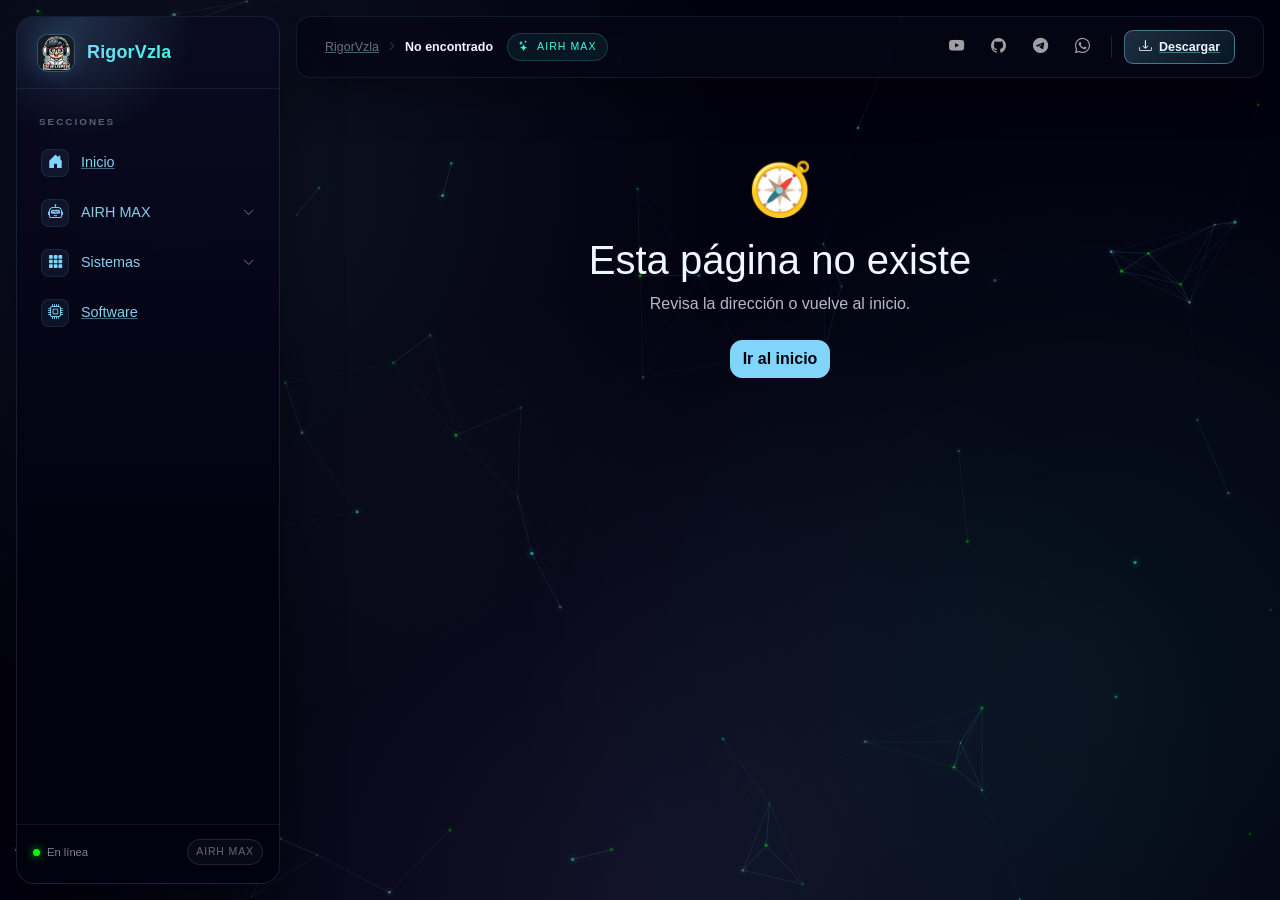
<file: index.html>
<!DOCTYPE html>
<html lang="es">

<head>
    <meta charset="utf-8" />
    <meta name="viewport" content="width=device-width, initial-scale=1.0" />
    <meta name="theme-color" content="#02010F" />
    <title>RigorVzla</title>
    <base href="/" />
    <link rel="stylesheet" href="https://cdn.jsdelivr.net/npm/bootstrap-icons@1.11.3/font/bootstrap-icons.min.css">
    <link rel="stylesheet" href="css/bootstrap/bootstrap.min.css" />
    <link rel="stylesheet" href="css/app.css" />
    <link rel="stylesheet" href="css/motocontrol.css?v=3" />
    <link rel="icon" type="image/png" href="favicon.png" />
    <link href="RigorVzla_App_Web.styles.css" rel="stylesheet" />
</head>

<body>
    <!-- Fondo de partículas tecnológicas (detrás del contenido Blazor) -->
    <canvas id="airh-particles" aria-hidden="true"></canvas>

    <div id="app">
        <svg class="loading-progress">
            <circle r="40%" cx="50%" cy="50%" />
            <circle r="40%" cx="50%" cy="50%" />
        </svg>
        <div class="loading-progress-text"></div>
    </div>

    <div id="blazor-error-ui">
        Ocurrio un problema.
        <a href="" class="reload">Recargar</a>
        <a class="dismiss">🗙</a>
    </div>

    <script>
        // Función para descargar archivos
        window.triggerFileDownload = (fileName, url) => {
            const anchorElement = document.createElement('a');
            anchorElement.href = url;
            anchorElement.download = fileName ?? '';
            anchorElement.click();
            anchorElement.remove();
        }
    </script>

    <script src="js/airh-particles.js"></script>
    <script src="js/shell.js"></script>
    <script src="js/mc.js"></script>
    <script src="_framework/blazor.webassembly.js"></script>
    <script src="js/bootstrap.bundle.min.js"></script>
</body>

</html>
</file>
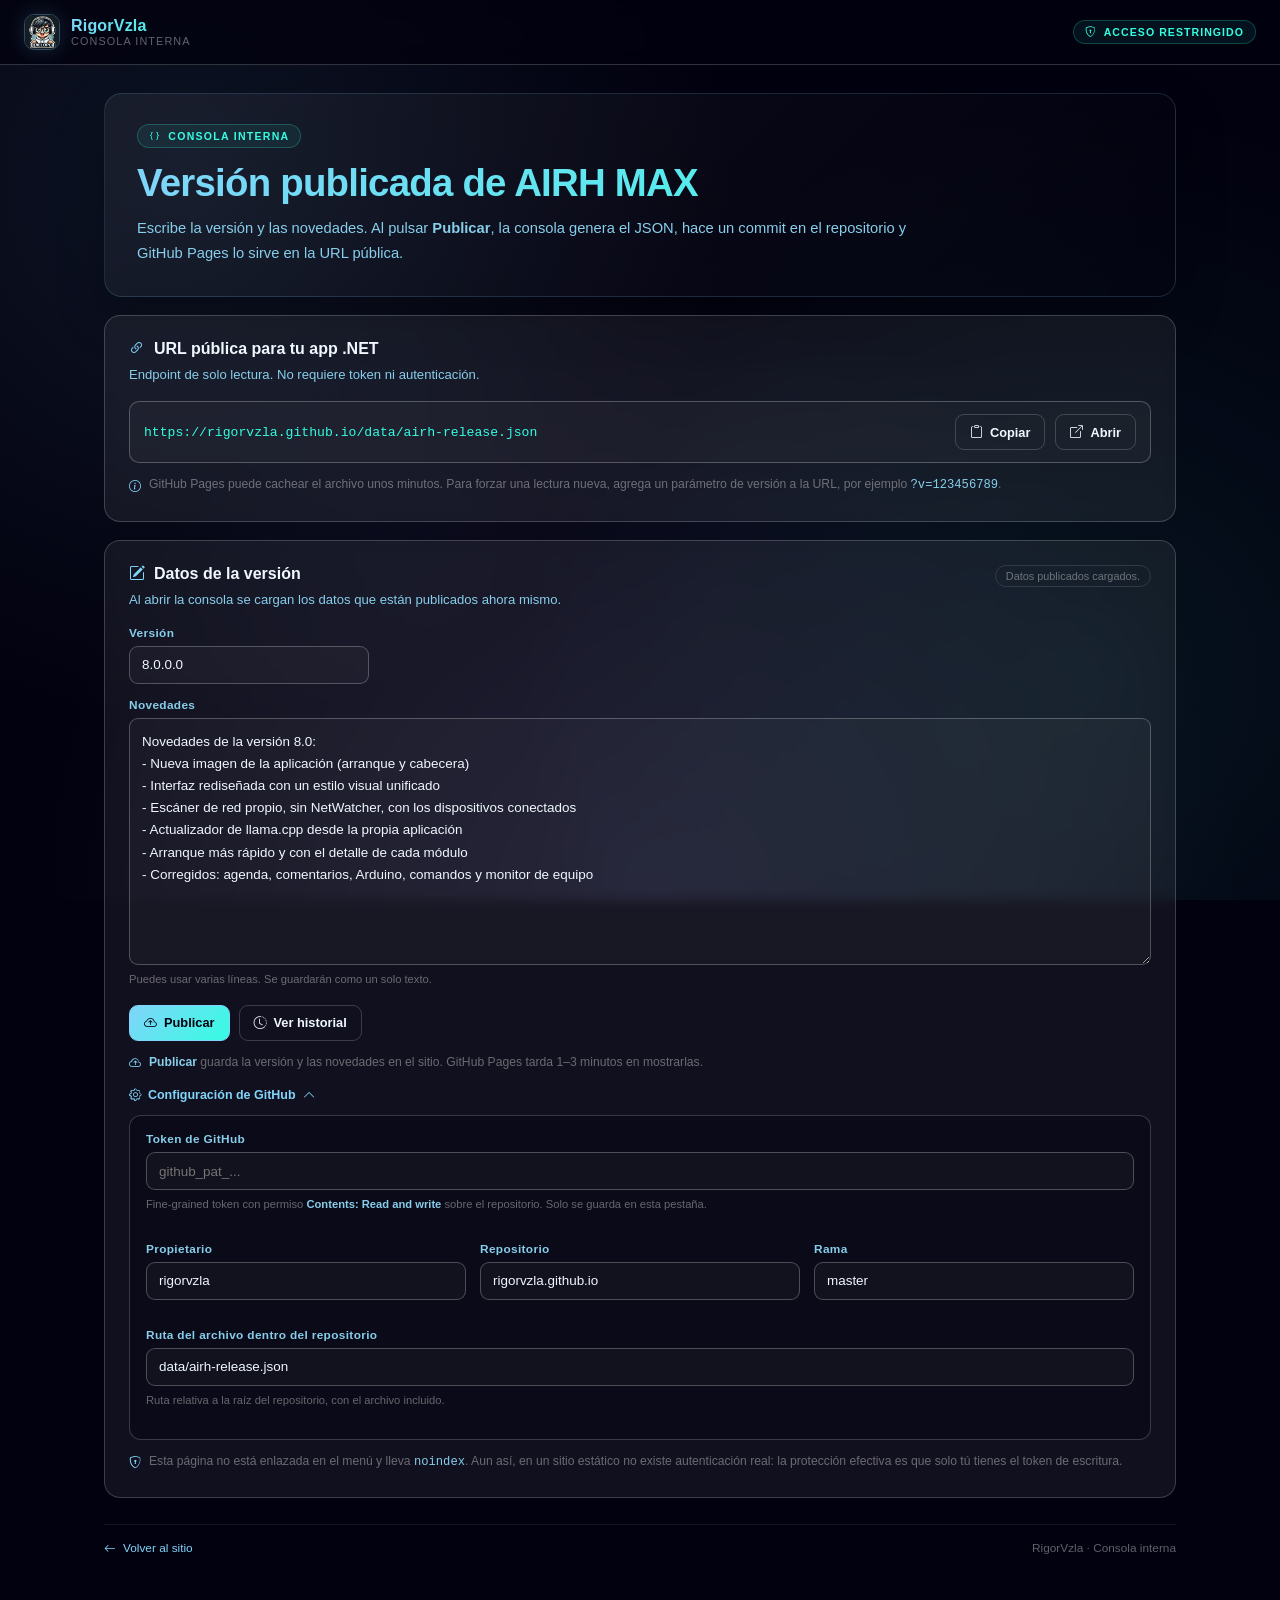
<file: rv-console-7f3c9b/index.html>
<!DOCTYPE html>
<html lang="es">
<head>
    <meta charset="utf-8" />
    <meta name="viewport" content="width=device-width, initial-scale=1" />
    <meta name="robots" content="noindex, nofollow, noarchive" />
    <meta name="referrer" content="no-referrer" />
    <meta http-equiv="Content-Security-Policy"
          content="default-src 'self'; script-src 'self' 'unsafe-inline'; style-src 'self' 'unsafe-inline' https://cdn.jsdelivr.net; font-src 'self' data: https://cdn.jsdelivr.net; img-src 'self' data:; connect-src 'self' https://api.github.com; base-uri 'self'; form-action 'none'; object-src 'none'" />
    <title>Consola de versiones · RigorVzla</title>
    <link rel="stylesheet" href="https://cdn.jsdelivr.net/npm/bootstrap-icons@1.11.3/font/bootstrap-icons.min.css" />
    <style>
        :root {
            --rv-primary: #02010F;
            --rv-text: #F0F8FF;
            --rv-text-secondary: #87CEEB;
            --rv-accent: #81D4FA;
            --rv-accent-2: #35FDE2;
            --rv-card-bg: rgba(255, 255, 255, 0.063);
            --rv-card-border: rgba(255, 255, 255, 0.188);
            --rv-field-bg: rgba(255, 255, 255, 0.031);
            --rv-field-border: rgba(255, 255, 255, 0.251);
            --rv-soft-text: rgba(255, 255, 255, 0.376);
            --rv-danger: #FF6B6B;
            --rv-warning: #E6A017;
            color-scheme: dark;
        }

        * { box-sizing: border-box; }

        html, body {
            min-height: 100%;
            margin: 0;
            background-color: var(--rv-primary);
            color: var(--rv-text);
            font-family: 'Segoe UI', 'Open Sans', 'Helvetica Neue', Arial, sans-serif;
        }

        body {
            background-image:
                radial-gradient(circle at 15% 20%, rgba(129, 212, 250, 0.09), transparent 42%),
                radial-gradient(circle at 85% 75%, rgba(53, 253, 226, 0.07), transparent 45%),
                radial-gradient(circle at 50% 100%, rgba(48, 48, 85, 0.35), transparent 55%);
            background-attachment: fixed;
            background-repeat: no-repeat;
        }

        /* ---------- Barra superior ---------- */
        .tool-bar {
            position: sticky;
            top: 0;
            z-index: 20;
            display: flex;
            align-items: center;
            justify-content: space-between;
            gap: 16px;
            padding: 14px 24px;
            border-bottom: 1px solid var(--rv-card-border);
            background: rgba(2, 1, 15, 0.72);
            backdrop-filter: blur(12px);
            -webkit-backdrop-filter: blur(12px);
        }

        .tool-brand {
            display: inline-flex;
            align-items: center;
            gap: 11px;
            text-decoration: none;
        }

        .tool-brand img {
            width: 36px;
            height: 36px;
            border-radius: 10px;
            border: 1px solid rgba(129, 212, 250, 0.35);
            box-shadow: 0 0 20px rgba(129, 212, 250, 0.16);
        }

        .tool-brand-copy {
            display: flex;
            flex-direction: column;
            line-height: 1.15;
        }

        .tool-brand-copy strong {
            font-size: 1rem;
            letter-spacing: 0.2px;
            background: linear-gradient(135deg, var(--rv-accent), var(--rv-accent-2));
            -webkit-background-clip: text;
            background-clip: text;
            -webkit-text-fill-color: transparent;
        }

        .tool-brand-copy small {
            color: var(--rv-soft-text);
            font-size: 0.68rem;
            letter-spacing: 0.1em;
            text-transform: uppercase;
        }

        .tool-pill {
            display: inline-flex;
            align-items: center;
            gap: 7px;
            padding: 5px 11px;
            border: 1px solid rgba(53, 253, 226, 0.22);
            border-radius: 999px;
            background: rgba(53, 253, 226, 0.07);
            color: var(--rv-accent-2);
            font-size: 0.66rem;
            font-weight: 600;
            letter-spacing: 0.1em;
            text-transform: uppercase;
            white-space: nowrap;
        }

        .tool-main {
            width: 100%;
            max-width: 1120px;
            margin: 0 auto;
            padding: 28px 24px 60px;
        }

        /* ---------- Encabezado ---------- */
        .console-hero {
            padding: 30px 32px;
            border: 1px solid rgba(129, 212, 250, 0.16);
            border-radius: 18px;
            background: linear-gradient(135deg, rgba(255, 255, 255, 0.055) 0%, rgba(2, 1, 15, 0.30) 100%);
            box-shadow: 0 20px 48px rgba(0, 0, 0, 0.28);
        }

        .console-kicker {
            display: inline-flex;
            align-items: center;
            gap: 7px;
            padding: 5px 11px;
            border: 1px solid rgba(53, 253, 226, 0.22);
            border-radius: 999px;
            background: rgba(53, 253, 226, 0.07);
            color: var(--rv-accent-2);
            font-size: 0.66rem;
            font-weight: 600;
            letter-spacing: 0.12em;
            text-transform: uppercase;
        }

        .console-hero h1 {
            margin: 14px 0 0;
            font-size: clamp(1.6rem, 3vw, 2.4rem);
            font-weight: 800;
            letter-spacing: -0.02em;
            line-height: 1.1;
            background: linear-gradient(135deg, var(--rv-accent), var(--rv-accent-2));
            -webkit-background-clip: text;
            background-clip: text;
            -webkit-text-fill-color: transparent;
        }

        .console-hero p {
            max-width: 780px;
            margin: 12px 0 0;
            color: var(--rv-text-secondary);
            font-size: 0.92rem;
            line-height: 1.7;
        }

        /* ---------- Tarjetas ---------- */
        .console-card {
            margin-top: 18px;
            padding: 24px;
            border: 1px solid var(--rv-card-border);
            border-radius: 16px;
            background: var(--rv-card-bg);
            backdrop-filter: blur(6px);
            -webkit-backdrop-filter: blur(6px);
        }

        .console-card-head {
            display: flex;
            align-items: flex-start;
            justify-content: space-between;
            gap: 16px;
            margin-bottom: 16px;
        }

        .console-card-head h2 {
            display: flex;
            align-items: center;
            gap: 9px;
            margin: 0;
            font-size: 1rem;
            font-weight: 600;
        }

        .console-card-head h2 i { color: var(--rv-accent); }

        .console-card-head p {
            margin: 6px 0 0;
            color: var(--rv-text-secondary);
            font-size: 0.82rem;
            line-height: 1.6;
        }

        .console-state {
            flex: 0 0 auto;
            max-width: 260px;
            padding: 4px 10px;
            border: 1px solid rgba(255, 255, 255, 0.12);
            border-radius: 999px;
            color: var(--rv-soft-text);
            font-size: 0.68rem;
            text-align: right;
        }

        /* ---------- URL pública ---------- */
        .console-url {
            display: flex;
            align-items: center;
            flex-wrap: wrap;
            gap: 10px;
            padding: 12px 14px;
            border: 1px solid var(--rv-field-border);
            border-radius: 10px;
            background: var(--rv-field-bg);
        }

        .console-url code {
            flex: 1 1 340px;
            color: var(--rv-accent-2);
            font-size: 0.82rem;
            word-break: break-all;
        }

        .console-hint {
            display: flex;
            align-items: flex-start;
            gap: 8px;
            margin: 12px 0 0;
            color: var(--rv-soft-text);
            font-size: 0.76rem;
            line-height: 1.6;
        }

        .console-hint i {
            margin-top: 2px;
            color: var(--rv-accent);
        }

        .console-hint strong { color: var(--rv-text-secondary); }
        .console-hint code { color: var(--rv-text-secondary); }

        /* ---------- Formulario ---------- */
        .console-field {
            display: flex;
            flex-direction: column;
            gap: 6px;
            margin-bottom: 14px;
        }

        .console-field > span {
            color: var(--rv-text-secondary);
            font-size: 0.74rem;
            font-weight: 600;
            letter-spacing: 0.03em;
        }

        .console-field input,
        .console-field textarea {
            width: 100%;
            padding: 0 12px;
            border: 1px solid var(--rv-field-border);
            border-radius: 9px;
            background: var(--rv-field-bg);
            color: var(--rv-text);
            font-family: inherit;
            font-size: 0.84rem;
            outline: none;
            transition: border-color 0.18s ease, box-shadow 0.18s ease;
        }

        .console-field input { height: 38px; }
        .console-field input.short { max-width: 240px; }

        .console-field textarea {
            min-height: 190px;
            padding: 12px;
            line-height: 1.65;
            resize: vertical;
        }

        .console-field input:focus,
        .console-field textarea:focus {
            border-color: var(--rv-accent);
            box-shadow: 0 0 0 0.2rem rgba(129, 212, 250, 0.18);
        }

        .console-field small {
            color: var(--rv-soft-text);
            font-size: 0.7rem;
            line-height: 1.55;
        }

        .console-field small strong { color: var(--rv-text-secondary); }

        /* ---------- Botones ---------- */
        .console-actions {
            display: flex;
            flex-wrap: wrap;
            gap: 9px;
            margin-top: 16px;
        }

        .console-btn {
            display: inline-flex;
            align-items: center;
            gap: 7px;
            height: 36px;
            padding: 0 14px;
            border: 1px solid rgba(255, 255, 255, 0.18);
            border-radius: 9px;
            background: transparent;
            color: var(--rv-text);
            font-family: inherit;
            font-size: 0.8rem;
            font-weight: 600;
            text-decoration: none;
            cursor: pointer;
            transition: background 0.18s ease, border-color 0.18s ease, transform 0.18s ease, box-shadow 0.18s ease;
        }

        .console-btn:hover:not(:disabled) {
            transform: translateY(-1px);
            border-color: var(--rv-accent);
            background: rgba(255, 255, 255, 0.06);
            color: var(--rv-text);
        }

        .console-btn.primary {
            border-color: var(--rv-accent);
            background: linear-gradient(135deg, var(--rv-accent), var(--rv-accent-2));
            color: var(--rv-primary);
        }

        .console-btn.primary:hover:not(:disabled) {
            color: var(--rv-primary);
            box-shadow: 0 10px 26px rgba(129, 212, 250, 0.24);
        }

        .console-btn:disabled {
            opacity: 0.5;
            cursor: not-allowed;
        }

        .console-link {
            display: inline-flex;
            align-items: center;
            gap: 7px;
            margin-top: 14px;
            padding: 0;
            border: 0;
            background: transparent;
            color: var(--rv-accent);
            font-family: inherit;
            font-size: 0.78rem;
            font-weight: 600;
            cursor: pointer;
        }

        .console-link:hover { color: var(--rv-accent-2); }

        /* ---------- Configuración ---------- */
        .console-config {
            margin-top: 12px;
            padding: 16px;
            border: 1px solid var(--rv-card-border);
            border-radius: 12px;
            background: rgba(2, 1, 15, 0.35);
        }

        .console-config-grid {
            display: grid;
            grid-template-columns: repeat(3, minmax(0, 1fr));
            gap: 14px;
        }

        .console-config-grid .wide { grid-column: 1 / -1; }

        /* ---------- Alertas ---------- */
        .console-alert {
            display: flex;
            align-items: flex-start;
            gap: 9px;
            margin-top: 14px;
            padding: 11px 14px;
            border: 1px solid var(--rv-card-border);
            border-radius: 10px;
            font-size: 0.8rem;
            line-height: 1.55;
            word-break: break-word;
        }

        .console-alert.ok {
            border-color: rgba(0, 255, 0, 0.35);
            background: rgba(0, 255, 0, 0.06);
            color: #ccffcc;
        }

        .console-alert.error {
            border-color: rgba(255, 107, 107, 0.5);
            background: rgba(255, 107, 107, 0.08);
            color: #ffd2d2;
        }

        .console-alert a { color: inherit; }

        /* ---------- Pie ---------- */
        .console-foot {
            display: flex;
            align-items: center;
            justify-content: space-between;
            gap: 12px;
            margin-top: 26px;
            padding-top: 16px;
            border-top: 1px solid rgba(255, 255, 255, 0.08);
            color: var(--rv-soft-text);
            font-size: 0.74rem;
        }

        .console-foot a {
            display: inline-flex;
            align-items: center;
            gap: 7px;
            color: var(--rv-accent);
            text-decoration: none;
        }

        .console-foot a:hover { color: var(--rv-accent-2); }

        .spin {
            width: 14px;
            height: 14px;
            border: 2px solid rgba(2, 1, 15, 0.35);
            border-top-color: var(--rv-primary);
            border-radius: 50%;
            animation: rv-spin 0.7s linear infinite;
        }

        @keyframes rv-spin { to { transform: rotate(360deg); } }

        @media (max-width: 820px) {
            .console-config-grid { grid-template-columns: 1fr; }
            .console-card-head { flex-direction: column; }
            .console-state { max-width: 100%; text-align: left; }
        }

        @media (max-width: 640px) {
            .tool-bar { padding: 12px 16px; }
            .tool-pill { display: none; }
            .tool-main { padding: 20px 16px 48px; }
            .console-hero { padding: 22px 20px; }
            .console-card { padding: 18px 16px; }
            .console-actions .console-btn { flex: 1 1 100%; justify-content: center; }
            .console-foot { flex-direction: column; align-items: flex-start; }
        }

        @media (prefers-reduced-motion: reduce) {
            .console-btn, .console-field input, .console-field textarea { transition: none; }
            .spin { animation-duration: 1.4s; }
        }
    </style>
</head>
<body>

    <header class="tool-bar">
        <a class="tool-brand" href="/">
            <img src="/Resource/favicon-256x256.png" alt="RigorVzla" />
            <span class="tool-brand-copy">
                <strong>RigorVzla</strong>
                <small>Consola interna</small>
            </span>
        </a>
        <span class="tool-pill"><i class="bi bi-shield-lock"></i> Acceso restringido</span>
    </header>

    <main class="tool-main">

        <section class="console-hero">
            <span class="console-kicker"><i class="bi bi-braces"></i> Consola interna</span>
            <h1>Versión publicada de AIRH MAX</h1>
            <p>
                Escribe la versión y las novedades. Al pulsar <strong>Publicar</strong>, la consola
                genera el JSON, hace un commit en el repositorio y GitHub Pages lo sirve en la URL
                pública.
            </p>
        </section>

        <section class="console-card">
            <div class="console-card-head">
                <div>
                    <h2><i class="bi bi-link-45deg"></i> URL pública para tu app .NET</h2>
                    <p>Endpoint de solo lectura. No requiere token ni autenticación.</p>
                </div>
            </div>

            <div class="console-url">
                <code id="public-url">https://rigorvzla.github.io/data/airh-release.json</code>
                <button type="button" class="console-btn" id="copy-url">
                    <i class="bi bi-clipboard"></i> Copiar
                </button>
                <a class="console-btn" href="https://rigorvzla.github.io/data/airh-release.json"
                   target="_blank" rel="noopener noreferrer">
                    <i class="bi bi-box-arrow-up-right"></i> Abrir
                </a>
            </div>

            <p class="console-hint">
                <i class="bi bi-info-circle"></i>
                <span>
                    GitHub Pages puede cachear el archivo unos minutos. Para forzar una lectura nueva,
                    agrega un parámetro de versión a la URL, por ejemplo <code>?v=123456789</code>.
                </span>
            </p>
        </section>

        <section class="console-card">
            <div class="console-card-head">
                <div>
                    <h2><i class="bi bi-pencil-square"></i> Datos de la versión</h2>
                    <p>Al abrir la consola se cargan los datos que están publicados ahora mismo.</p>
                </div>
                <span class="console-state" id="state">Cargando…</span>
            </div>

            <label class="console-field">
                <span>Versión</span>
                <input type="text" id="version" class="short" placeholder="8.0.0.0" autocomplete="off" />
            </label>

            <label class="console-field">
                <span>Novedades</span>
                <textarea id="novedades" rows="10" placeholder="Escribe aquí las novedades…"></textarea>
                <small>Puedes usar varias líneas. Se guardarán como un solo texto.</small>
            </label>

            <div class="console-actions">
                <button type="button" class="console-btn primary" id="publish">
                    <i class="bi bi-cloud-arrow-up"></i> Publicar
                </button>
                <a class="console-btn" id="history" href="https://github.com/rigorvzla/rigorvzla.github.io/commits/master"
                   target="_blank" rel="noopener noreferrer">
                    <i class="bi bi-clock-history"></i> Ver historial
                </a>
            </div>

            <p class="console-hint">
                <i class="bi bi-cloud-arrow-up"></i>
                <span>
                    <strong>Publicar</strong> guarda la versión y las novedades en el sitio.
                    GitHub Pages tarda 1–3 minutos en mostrarlas.
                </span>
            </p>

            <div id="alerts"></div>

            <button type="button" class="console-link" id="toggle-config">
                <i class="bi bi-gear"></i>
                Configuración de GitHub
                <i class="bi bi-chevron-down" id="config-chevron"></i>
            </button>

            <div class="console-config" id="config-panel" hidden>
                <div class="console-config-grid">
                    <label class="console-field wide">
                        <span>Token de GitHub</span>
                        <input type="password" id="token" placeholder="github_pat_..." autocomplete="off" />
                        <small>
                            Fine-grained token con permiso <strong>Contents: Read and write</strong>
                            sobre el repositorio. Solo se guarda en esta pestaña.
                        </small>
                    </label>

                    <label class="console-field">
                        <span>Propietario</span>
                        <input type="text" id="owner" autocomplete="off" />
                    </label>

                    <label class="console-field">
                        <span>Repositorio</span>
                        <input type="text" id="repo" autocomplete="off" />
                    </label>

                    <label class="console-field">
                        <span>Rama</span>
                        <input type="text" id="branch" autocomplete="off" />
                    </label>

                    <label class="console-field wide">
                        <span>Ruta del archivo dentro del repositorio</span>
                        <input type="text" id="path" autocomplete="off" />
                        <small>Ruta relativa a la raíz del repositorio, con el archivo incluido.</small>
                    </label>
                </div>
            </div>

            <p class="console-hint">
                <i class="bi bi-shield-lock"></i>
                <span>
                    Esta página no está enlazada en el menú y lleva <code>noindex</code>. Aun así, en un
                    sitio estático no existe autenticación real: la protección efectiva es que solo tú
                    tienes el token de escritura.
                </span>
            </p>
        </section>

        <footer class="console-foot">
            <a href="/"><i class="bi bi-arrow-left"></i> Volver al sitio</a>
            <span>RigorVzla · Consola interna</span>
        </footer>

    </main>

    <script>
        (function () {
            'use strict';

            var PUBLIC_URL = 'https://rigorvzla.github.io/data/airh-release.json';
            var PRODUCTO = 'AIRH MAX';
            var CONFIG_KEY = 'rv.panel.github';
            var TOKEN_KEY = 'rv.panel.github.token';

            var DEFAULTS = {
                owner: 'rigorvzla',
                repo: 'rigorvzla.github.io',
                branch: 'master',
                path: 'data/airh-release.json'
            };

            var versionEl = document.getElementById('version');
            var novedadesEl = document.getElementById('novedades');
            var tokenEl = document.getElementById('token');
            var ownerEl = document.getElementById('owner');
            var repoEl = document.getElementById('repo');
            var branchEl = document.getElementById('branch');
            var pathEl = document.getElementById('path');
            var alertsEl = document.getElementById('alerts');
            var stateEl = document.getElementById('state');
            var publishBtn = document.getElementById('publish');
            var configPanel = document.getElementById('config-panel');
            var configChevron = document.getElementById('config-chevron');
            var historyEl = document.getElementById('history');

            var cfg = Object.assign({}, DEFAULTS);

            function readConfig() {
                try {
                    var raw = localStorage.getItem(CONFIG_KEY);
                    if (raw) {
                        cfg = Object.assign({}, DEFAULTS, JSON.parse(raw));
                    }
                } catch (e) { /* configuración no disponible */ }

                ownerEl.value = cfg.owner;
                repoEl.value = cfg.repo;
                branchEl.value = cfg.branch;
                pathEl.value = cfg.path;

                try {
                    tokenEl.value = sessionStorage.getItem(TOKEN_KEY) || '';
                } catch (e) {
                    tokenEl.value = '';
                }

                updateHistoryLink();
            }

            function saveConfig() {
                cfg = {
                    owner: ownerEl.value.trim() || DEFAULTS.owner,
                    repo: repoEl.value.trim() || DEFAULTS.repo,
                    branch: branchEl.value.trim() || DEFAULTS.branch,
                    path: pathEl.value.trim() || DEFAULTS.path
                };

                try {
                    localStorage.setItem(CONFIG_KEY, JSON.stringify(cfg));
                } catch (e) { /* sin localStorage */ }

                updateHistoryLink();
            }

            function saveToken() {
                try {
                    var value = tokenEl.value.trim();
                    if (value) {
                        sessionStorage.setItem(TOKEN_KEY, value);
                    } else {
                        sessionStorage.removeItem(TOKEN_KEY);
                    }
                } catch (e) { /* sin sessionStorage */ }
            }

            function updateHistoryLink() {
                historyEl.href = 'https://github.com/' + cfg.owner + '/' + cfg.repo
                    + '/commits/' + encodeURIComponent(cfg.branch);
            }

            function setState(text) {
                stateEl.textContent = text;
            }

            function clearAlerts() {
                alertsEl.innerHTML = '';
            }

            function showAlert(kind, text) {
                var div = document.createElement('div');
                div.className = 'console-alert ' + kind;
                var icon = document.createElement('i');
                icon.className = kind === 'ok'
                    ? 'bi bi-check-circle'
                    : 'bi bi-exclamation-triangle';
                var span = document.createElement('span');
                span.textContent = text;
                div.appendChild(icon);
                div.appendChild(span);
                alertsEl.appendChild(div);
            }

            function normalizeNovedades(value) {
                if (typeof value === 'string') {
                    return value;
                }
                if (Array.isArray(value)) {
                    return value.filter(function (x) { return typeof x === 'string'; }).join('\n');
                }
                return '';
            }

            async function loadPublished() {
                clearAlerts();
                setState('Cargando datos publicados…');

                try {
                    var res = await fetch('/data/airh-release.json?t=' + Date.now(), { cache: 'no-store' });
                    if (!res.ok) {
                        throw new Error('HTTP ' + res.status);
                    }
                    var data = await res.json();
                    versionEl.value = typeof data.Version === 'string' ? data.Version : '';
                    novedadesEl.value = normalizeNovedades(data.Novedades);
                    setState('Datos publicados cargados.');
                } catch (e) {
                    setState('No se pudieron cargar los datos publicados.');
                    showAlert('error', 'No se pudo leer el JSON publicado: ' + e.message);
                }
            }

            function buildJson() {
                return JSON.stringify({
                    Producto: PRODUCTO,
                    Version: versionEl.value.trim(),
                    Novedades: novedadesEl.value.trim()
                }, null, 2) + '\n';
            }

            function toBase64Utf8(text) {
                var bytes = new TextEncoder().encode(text);
                var binary = '';
                for (var i = 0; i < bytes.length; i++) {
                    binary += String.fromCharCode(bytes[i]);
                }
                return btoa(binary);
            }

            function encodePath(path) {
                return path.trim().replace(/^\/+|\/+$/g, '')
                    .split('/')
                    .filter(function (part) { return part.length > 0; })
                    .map(encodeURIComponent)
                    .join('/');
            }

            async function githubMessage(res) {
                var text = await res.text();
                try {
                    var data = JSON.parse(text);
                    if (data && typeof data.message === 'string') {
                        return data.message;
                    }
                } catch (e) { /* no era JSON */ }
                return text.slice(0, 400);
            }

            async function publish() {
                clearAlerts();

                var version = versionEl.value.trim();
                var novedades = novedadesEl.value.trim();
                var token = tokenEl.value.trim();

                if (!version) {
                    showAlert('error', 'Escribe la versión.');
                    return;
                }
                if (!novedades) {
                    showAlert('error', 'Escribe las novedades.');
                    return;
                }
                if (!token) {
                    openConfig();
                    showAlert('error', 'Abre Configuración de GitHub y pega tu token.');
                    return;
                }

                saveConfig();

                if (!cfg.owner || !cfg.repo || !cfg.branch || !cfg.path) {
                    openConfig();
                    showAlert('error', 'Completa propietario, repositorio, rama y ruta del archivo.');
                    return;
                }

                publishBtn.disabled = true;
                publishBtn.innerHTML = '<span class="spin"></span><span>Publicando…</span>';

                try {
                    var api = 'https://api.github.com/repos/'
                        + encodeURIComponent(cfg.owner) + '/'
                        + encodeURIComponent(cfg.repo) + '/contents/'
                        + encodePath(cfg.path);

                    var headers = {
                        'Authorization': 'Bearer ' + token,
                        'Accept': 'application/vnd.github+json',
                        'X-GitHub-Api-Version': '2022-11-28'
                    };

                    var sha = null;
                    var getRes = await fetch(api + '?ref=' + encodeURIComponent(cfg.branch), { headers: headers });

                    if (getRes.status === 200) {
                        var existing = await getRes.json();
                        sha = existing.sha;
                    } else if (getRes.status !== 404) {
                        throw new Error('GitHub respondió ' + getRes.status + ': ' + await githubMessage(getRes));
                    }

                    var body = {
                        message: 'Actualizar airh-release.json ('
                            + new Date().toISOString().slice(0, 16).replace('T', ' ') + ')',
                        content: toBase64Utf8(buildJson()),
                        branch: cfg.branch
                    };

                    if (sha) {
                        body.sha = sha;
                    }

                    var putRes = await fetch(api, {
                        method: 'PUT',
                        headers: Object.assign({}, headers, { 'Content-Type': 'application/json' }),
                        body: JSON.stringify(body)
                    });

                    if (!putRes.ok) {
                        throw new Error('GitHub rechazó la publicación (' + putRes.status + '): '
                            + await githubMessage(putRes));
                    }

                    var result = await putRes.json();
                    var commitUrl = result && result.commit && result.commit.html_url;

                    setState('Publicado. GitHub Pages tardará 1–3 minutos.');
                    showAlert('ok', 'Publicado en GitHub. GitHub Pages actualizará la web en 1–3 minutos.'
                        + (commitUrl ? ' Commit: ' + commitUrl : ''));
                } catch (e) {
                    showAlert('error', 'Error al publicar: ' + e.message);
                } finally {
                    publishBtn.disabled = false;
                    publishBtn.innerHTML = '<i class="bi bi-cloud-arrow-up"></i><span>Publicar</span>';
                }
            }

            function openConfig() {
                configPanel.hidden = false;
                configChevron.className = 'bi bi-chevron-up';
            }

            function toggleConfig() {
                var willOpen = configPanel.hidden;
                configPanel.hidden = !willOpen;
                configChevron.className = willOpen ? 'bi bi-chevron-up' : 'bi bi-chevron-down';
            }

            async function copyUrl() {
                clearAlerts();
                try {
                    await navigator.clipboard.writeText(PUBLIC_URL);
                    showAlert('ok', 'URL pública copiada.');
                } catch (e) {
                    showAlert('error', 'El navegador bloqueó el portapapeles. Copia el texto manualmente.');
                }
            }

            document.getElementById('copy-url').addEventListener('click', copyUrl);
            document.getElementById('toggle-config').addEventListener('click', toggleConfig);
            publishBtn.addEventListener('click', publish);
            tokenEl.addEventListener('input', saveToken);
            [ownerEl, repoEl, branchEl, pathEl].forEach(function (el) {
                el.addEventListener('input', saveConfig);
            });

            readConfig();
            if (!tokenEl.value.trim()) {
                openConfig();
            }
            loadPublished();
        })();
    </script>

</body>
</html>
</file>
<file: css/app.css>
/* ============================================================
   AIRH MAX - Identidad visual oficial (WebNew.md)
   Paleta centralizada: si AIRH MAX cambia su tema, solo se
   editan estas variables.
   ============================================================ */
:root {
    /* 7 colores dinámicos de AIRH MAX */
    --airh-primary:        #02010F;
    --airh-secondary:      #303055;
    --airh-text:           #F0F8FF;
    --airh-text-secondary: #87CEEB;
    --airh-accent-text:    #00FF00;
    --airh-accent-2:       #35FDE2;
    --airh-progress:       #FEF200;

    /* Acento de marca fijo */
    --airh-accent:         #81D4FA;

    /* Superficies y estados */
    --airh-card-bg:        rgba(255,255,255,0.063);
    --airh-card-border:    rgba(255,255,255,0.188);
    --airh-header-bg:      rgba(255,255,255,0.125);
    --airh-hover-bg:       rgba(255,255,255,0.125);
    --airh-selected-bg:    rgba(129,212,250,0.188);
    --airh-field-bg:       rgba(255,255,255,0.031);
    --airh-field-border:   rgba(255,255,255,0.251);
    --airh-muted-text:     rgba(255,255,255,0.502);
    --airh-soft-text:      rgba(255,255,255,0.376);
    --airh-danger:         #FF6B6B;
    --airh-warning:        #E6A017;

    /* Radios y espaciado */
    --airh-radius-card:    12px;
    --airh-radius-header:  10px;
    --airh-radius-field:   8px;

    /* Puente con Bootstrap 5 */
    --bs-body-bg:          var(--airh-primary);
    --bs-body-color:       var(--airh-text);
    --bs-body-font-family: 'Segoe UI', 'Open Sans', 'Helvetica Neue', Arial, sans-serif;
    --bs-border-color:     var(--airh-card-border);
    --bs-primary:          var(--airh-accent);
    --bs-primary-rgb:      129,212,250;
    --bs-link-color:       var(--airh-accent);
    --bs-link-hover-color: var(--airh-accent-2);
    --bs-secondary-bg:     var(--airh-secondary);
    --bs-tertiary-bg:      rgba(255,255,255,0.031);
    --bs-emphasis-color:   var(--airh-text);
    --bs-heading-color:    var(--airh-text);

    color-scheme: dark;
}

/* ============================================================
   Base
   ============================================================ */
html,
body {
    min-height: 100%;
    background-color: var(--airh-primary);
    color: var(--airh-text);
    font-family: 'Segoe UI', 'Open Sans', 'Helvetica Neue', Arial, sans-serif;
}

body {
    margin: 0;
    min-height: 100vh;
    background-image:
        radial-gradient(circle at 15% 20%, rgba(129,212,250,0.09), transparent 42%),
        radial-gradient(circle at 85% 75%, rgba(53,253,226,0.07), transparent 45%),
        radial-gradient(circle at 50% 100%, rgba(48,48,85,0.35), transparent 55%);
    background-attachment: fixed;
    background-repeat: no-repeat;
    overflow-x: hidden;
}

h1, h2, h3, h4, h5, h6 {
    color: var(--airh-text);
}

h1:focus {
    outline: none;
}

p, li, label, span {
    color: inherit;
}

strong {
    color: var(--airh-text);
}

hr {
    border-color: var(--airh-card-border);
    opacity: 1;
}

::selection {
    background: rgba(129,212,250,0.35);
    color: var(--airh-text);
}

/* La capa de partículas vive detrás de todo el contenido Blazor. */
#airh-particles {
    position: fixed;
    inset: 0;
    width: 100%;
    height: 100%;
    z-index: 0;
    pointer-events: none;
    opacity: 0.9;
}

#app {
    position: relative;
    z-index: 1;
    min-height: 100vh;
}

/* Bloquea el scroll de fondo cuando el menú móvil está abierto. */
body.airh-nav-open {
    overflow: hidden;
}

.page,
main,
.content {
    background: transparent !important;
}

/* ============================================================
   Shell: marca e iconos compartidos
   ============================================================ */
.brand-copy {
    display: flex;
    flex-direction: column;
    line-height: 1.1;
}

.brand-avatar {
    width: 38px;
    height: 38px;
    flex: 0 0 38px;
    display: block;
    object-fit: cover;
    border-radius: 11px;
    border: 1px solid rgba(129, 212, 250, 0.35);
    box-shadow: 0 0 22px rgba(129, 212, 250, 0.18);
    background: rgba(2, 1, 15, 0.6);
}

.brand-avatar.small {
    width: 30px;
    height: 30px;
    flex: 0 0 30px;
    border-radius: 9px;
}

.brand-name {
    font-size: 1.12rem;
    font-weight: 700;
    letter-spacing: 0.2px;
    background: linear-gradient(135deg, var(--airh-accent), var(--airh-accent-2));
    -webkit-background-clip: text;
    background-clip: text;
    -webkit-text-fill-color: transparent;
}

.icon-btn {
    width: 34px;
    height: 34px;
    display: grid;
    place-items: center;
    border-radius: 9px;
    border: 1px solid transparent;
    background: transparent;
    color: rgba(255, 255, 255, 0.62);
    font-size: 0.95rem;
    cursor: pointer;
    transition: background 0.18s ease, color 0.18s ease, border-color 0.18s ease, transform 0.18s ease;
}

.icon-btn:hover {
    background: rgba(255, 255, 255, 0.06);
    border-color: rgba(255, 255, 255, 0.12);
    color: var(--airh-text);
    transform: translateY(-1px);
}

.icon-btn.yt:hover {
    color: #ff4d4d;
    border-color: rgba(255, 77, 77, 0.35);
    background: rgba(255, 77, 77, 0.08);
}

.icon-btn.gh:hover {
    color: #ffffff;
    border-color: rgba(255, 255, 255, 0.30);
    background: rgba(255, 255, 255, 0.08);
}

.icon-btn.tg:hover {
    color: var(--airh-accent);
    border-color: rgba(129, 212, 250, 0.35);
    background: rgba(129, 212, 250, 0.08);
}

.icon-btn.wa:hover {
    color: var(--airh-accent-2);
    border-color: rgba(53, 253, 226, 0.35);
    background: rgba(53, 253, 226, 0.08);
}

/* ============================================================
   Enlaces y foco
   ============================================================ */
a,
.btn-link {
    color: var(--airh-accent);
    text-decoration-color: rgba(129,212,250,0.45);
}

a:hover,
.btn-link:hover {
    color: var(--airh-accent-2);
}

a:focus-visible,
button:focus-visible,
.btn:focus-visible,
.nav-link:focus-visible {
    outline: none;
    box-shadow: 0 0 0 0.15rem rgba(129,212,250,0.35);
    border-radius: var(--airh-radius-field);
}

.btn:focus,
.btn:active:focus,
.btn-link.nav-link:focus,
.form-control:focus,
.form-select:focus,
.form-check-input:focus {
    box-shadow: 0 0 0 0.1rem rgba(2,1,15,0.9), 0 0 0 0.25rem rgba(129,212,250,0.35);
    border-color: var(--airh-accent);
}

/* ============================================================
   Tarjetas translúcidas (patrón dominante)
   ============================================================ */
.card,
.airh-card {
    background: var(--airh-card-bg);
    border: 1px solid var(--airh-card-border);
    border-radius: var(--airh-radius-card);
    color: var(--airh-text);
    backdrop-filter: blur(6px);
    -webkit-backdrop-filter: blur(6px);
}

.card-header,
.airh-card__header {
    background: var(--airh-header-bg);
    border-bottom: 1px solid var(--airh-card-border);
    border-radius: var(--airh-radius-header) var(--airh-radius-header) 0 0;
    color: var(--airh-text);
}

/* Aplica el efecto cristal a las tarjetas que usan el fondo inline. */
[style*="background-color: rgba(255,255,255,0.063)"],
[style*="linear-gradient(135deg, rgba(255,255,255,0.063)"] {
    border: 1px solid var(--airh-card-border);
    backdrop-filter: blur(6px);
    -webkit-backdrop-filter: blur(6px);
}

/* ============================================================
   Botones
   ============================================================ */
.btn {
    border-radius: var(--airh-radius-card);
    transition: background-color 0.2s ease, border-color 0.2s ease, color 0.2s ease, transform 0.2s ease;
}

.btn-primary {
    background-color: var(--airh-accent);
    border-color: var(--airh-accent);
    color: var(--airh-primary);
    font-weight: 600;
}

.btn-primary:hover,
.btn-primary:focus {
    background-color: var(--airh-accent-2);
    border-color: var(--airh-accent-2);
    color: var(--airh-primary);
}

.btn-outline-primary {
    color: var(--airh-accent);
    border-color: var(--airh-accent);
}

.btn-outline-primary:hover,
.btn-outline-primary:focus {
    background-color: var(--airh-accent);
    border-color: var(--airh-accent);
    color: var(--airh-primary);
}

.btn-secondary {
    background-color: var(--airh-secondary);
    border-color: var(--airh-card-border);
    color: var(--airh-text);
}

.btn-secondary:hover {
    background-color: var(--airh-hover-bg);
    border-color: var(--airh-accent);
    color: var(--airh-text);
}

.btn-danger {
    background-color: var(--airh-danger);
    border-color: var(--airh-danger);
    color: var(--airh-primary);
}

.btn-danger:hover {
    background-color: #ff8f8f;
    border-color: #ff8f8f;
    color: var(--airh-primary);
}

.btn:disabled,
.btn.disabled {
    opacity: 0.45;
}

/* ============================================================
   Campos de entrada
   ============================================================ */
.form-control,
.form-select,
.form-control:disabled,
.form-select:disabled {
    background-color: var(--airh-field-bg);
    border: 1px solid var(--airh-field-border);
    border-radius: var(--airh-radius-field);
    color: var(--airh-text);
}

.form-control::placeholder,
.form-select::placeholder {
    color: var(--airh-soft-text);
    opacity: 1;
}

.form-control:focus,
.form-select:focus {
    background-color: var(--airh-field-bg);
    color: var(--airh-text);
}

.form-control option,
.form-select option {
    background-color: var(--airh-secondary);
    color: var(--airh-text);
}

.form-check-input {
    background-color: var(--airh-field-bg);
    border-color: var(--airh-field-border);
}

.form-check-input:checked {
    background-color: var(--airh-accent);
    border-color: var(--airh-accent);
}

.input-group-text {
    background-color: var(--airh-field-bg);
    border-color: var(--airh-field-border);
    color: var(--airh-text-secondary);
}

/* ============================================================
   Utilidades de color
   ============================================================ */
.text-white {
    color: var(--airh-text) !important;
}

.text-secondary,
.text-muted,
.text-body-secondary {
    color: var(--airh-text-secondary) !important;
}

.bg-white,
.bg-light {
    background-color: transparent !important;
    color: var(--airh-text) !important;
}

.border,
.border-top,
.border-bottom,
.border-start,
.border-end {
    border-color: var(--airh-card-border) !important;
}

/* ============================================================
   Navegación
   ============================================================ */
.navbar,
.navbar-dark,
.navbar-expand-md {
    background-color: transparent !important;
    color: var(--airh-text);
}

.navbar-toggler {
    border-color: var(--airh-card-border);
}

.nav-pills .nav-link.active,
.nav-pills .show > .nav-link {
    background-color: var(--airh-selected-bg);
    color: var(--airh-text);
}

.dropdown-menu {
    background-color: rgba(48,48,85,0.96);
    border: 1px solid var(--airh-card-border);
    border-radius: var(--airh-radius-card);
    backdrop-filter: blur(12px);
}

.dropdown-item {
    color: var(--airh-text-secondary);
}

.dropdown-item:hover,
.dropdown-item:focus {
    background-color: var(--airh-hover-bg);
    color: var(--airh-text);
}

/* ============================================================
   Tablas, listas, alertas y modales
   ============================================================ */
.table {
    --bs-table-color: var(--airh-text);
    --bs-table-bg: transparent;
    --bs-table-border-color: var(--airh-card-border);
    --bs-table-striped-bg: rgba(255,255,255,0.031);
    --bs-table-striped-color: var(--airh-text);
    --bs-table-hover-bg: rgba(129,212,250,0.08);
    --bs-table-hover-color: var(--airh-text);
    color: var(--airh-text);
    border-color: var(--airh-card-border);
}

.table-dark {
    --bs-table-color: var(--airh-text);
    --bs-table-bg: rgba(48,48,85,0.65);
    --bs-table-border-color: var(--airh-card-border);
    --bs-table-striped-bg: rgba(255,255,255,0.05);
    --bs-table-striped-color: var(--airh-text);
}

.table > :not(caption) > * > * {
    background-color: transparent;
    border-color: var(--airh-card-border);
    color: var(--airh-text);
}

.list-group-item {
    background-color: transparent;
    border-color: var(--airh-card-border);
    color: var(--airh-text);
}

.alert {
    border-radius: var(--airh-radius-card);
    border-color: var(--airh-card-border);
    color: var(--airh-text);
}

.alert-danger {
    background-color: rgba(255,107,107,0.12);
    border-color: var(--airh-danger);
    color: #ffd2d2;
}

.alert-warning {
    background-color: rgba(230,160,23,0.12);
    border-color: var(--airh-warning);
    color: #ffe6b3;
}

.alert-success {
    background-color: rgba(0,255,0,0.08);
    border-color: var(--airh-accent-text);
    color: #ccffcc;
}

.modal-content {
    background-color: rgba(48,48,85,0.96);
    border: 1px solid var(--airh-card-border);
    border-radius: var(--airh-radius-card);
    color: var(--airh-text);
    backdrop-filter: blur(14px);
}

.modal-header,
.modal-footer {
    border-color: var(--airh-card-border);
}

.accordion-item {
    background-color: var(--airh-card-bg);
    border-color: var(--airh-card-border);
    color: var(--airh-text);
}

.accordion-button {
    background-color: var(--airh-card-bg);
    color: var(--airh-text);
}

.accordion-button:not(.collapsed) {
    background-color: var(--airh-selected-bg);
    color: var(--airh-text);
}

.badge {
    color: var(--airh-primary);
}

/* ============================================================
   Código
   ============================================================ */
code {
    color: var(--airh-accent-2);
}

pre {
    background-color: var(--airh-field-bg);
    border: 1px solid var(--airh-card-border);
    border-radius: var(--airh-radius-field);
    color: var(--airh-text);
}

/* ============================================================
   Scrollbar
   ============================================================ */
* {
    scrollbar-width: thin;
    scrollbar-color: var(--airh-secondary) var(--airh-primary);
}

*::-webkit-scrollbar {
    width: 9px;
    height: 9px;
}

*::-webkit-scrollbar-track {
    background: var(--airh-primary);
}

*::-webkit-scrollbar-thumb {
    background: var(--airh-secondary);
    border-radius: 8px;
    border: 2px solid var(--airh-primary);
}

*::-webkit-scrollbar-thumb:hover {
    background: var(--airh-accent);
}

/* ============================================================
   Carga de Blazor y errores
   ============================================================ */
.loading-progress {
    position: relative;
    display: block;
    width: 8rem;
    height: 8rem;
    margin: 20vh auto 1rem auto;
}

.loading-progress circle {
    fill: none;
    stroke: var(--airh-card-border);
    stroke-width: 0.6rem;
    transform-origin: 50% 50%;
    transform: rotate(-90deg);
}

.loading-progress circle:last-child {
    stroke: var(--airh-accent);
    stroke-dasharray: calc(3.141 * var(--blazor-load-percentage, 0%) * 0.8), 500%;
    transition: stroke-dasharray 0.05s ease-in-out;
}

.loading-progress-text {
    position: absolute;
    text-align: center;
    font-weight: bold;
    color: var(--airh-text);
    inset: calc(20vh + 3.25rem) 0 auto 0.2rem;
}

.loading-progress-text:after {
    content: var(--blazor-load-percentage-text, "Cargando");
}

#blazor-error-ui {
    background: var(--airh-secondary);
    border-top: 1px solid var(--airh-danger);
    bottom: 0;
    box-shadow: 0 -1px 2px rgba(0, 0, 0, 0.45);
    display: none;
    left: 0;
    padding: 0.6rem 1.25rem 0.7rem 1.25rem;
    position: fixed;
    width: 100%;
    z-index: 1000;
    color: var(--airh-text);
}

#blazor-error-ui .dismiss {
    cursor: pointer;
    position: absolute;
    right: 0.75rem;
    top: 0.5rem;
    color: var(--airh-text);
}

.blazor-error-boundary {
    background: rgba(255,107,107,0.12);
    border: 1px solid var(--airh-danger);
    border-radius: var(--airh-radius-card);
    padding: 1rem 1rem 1rem 3.7rem;
    color: var(--airh-text);
}

.blazor-error-boundary::after {
    content: "Ha ocurrido un error.";
}

/* ============================================================
   Formularios de validación
   ============================================================ */
.valid.modified:not([type=checkbox]) {
    outline: 1px solid var(--airh-accent-text);
}

.invalid {
    outline: 1px solid var(--airh-danger);
}

.validation-message {
    color: var(--airh-danger);
}

/* ============================================================
   Ajustes responsive
   ============================================================ */
@media (max-width: 768px) {
    body {
        background-attachment: scroll;
    }

    /* Menos blur en móvil para cuidar el rendimiento. */
    [style*="background-color: rgba(255,255,255,0.063)"],
    [style*="linear-gradient(135deg, rgba(255,255,255,0.063)"],
    .sidebar {
        backdrop-filter: blur(3px);
        -webkit-backdrop-filter: blur(3px);
    }
}

@media (prefers-reduced-motion: reduce) {
    *,
    *::before,
    *::after {
        animation-duration: 0.01ms !important;
        animation-iteration-count: 1 !important;
        transition-duration: 0.01ms !important;
        scroll-behavior: auto !important;
    }
}
</file>
<file: css/motocontrol.css>
.mcapp {
    --bg: #F0F4F8;
    --primary: #1976D2;
    --primary-dark: #1565C0;
    --primary-darker: #0D47A1;
    --primary-light: #BBDEFB;
    --text: #37474F;
    --text-subtle: #546E7A;
    --muted: #78909C;
    --border: #CFD8DC;
    --white: #FFFFFF;
    --success: #2E7D32;
    --success-bg: #E8F5E9;
    --danger: #C62828;
    --danger-bg: #FFEBEE;
    --warning: #EF6C00;
    --warning-bg: #FFF3E0;
    --info: #1565C0;
    --info-bg: #E3F2FD;
    --radius: 10px;
    --radius-lg: 14px;
    --shadow: 0 1px 2px rgba(55, 71, 79, .06), 0 8px 24px -18px rgba(55, 71, 79, .35);
    --shadow-lg: 0 12px 30px rgba(21, 101, 192, .18);
    --ring: 0 0 0 3px rgba(25, 118, 210, .18);
    --sidebar: 252px;
    --mobile-bar: 58px;

    /* Bootstrap (cargado por RigorVzla) define varios colores globales
       pensados para el tema oscuro. Aquí se neutralizan dentro de Moto Control. */
    --bs-body-color: #37474F;
    --bs-body-bg: #FFFFFF;
    --bs-emphasis-color: #37474F;
    --bs-heading-color: #37474F;
    --bs-secondary-color: #546E7A;
    --bs-tertiary-color: #78909C;
    --bs-border-color: #CFD8DC;
    --bs-table-color: #37474F;
    --bs-table-bg: #FFFFFF;
    --bs-table-striped-color: #37474F;
    --bs-table-striped-bg: #F7FBFF;
    --bs-table-hover-color: #37474F;
    --bs-table-hover-bg: #F2F8FF;
}
.mcapp, .mcapp * { box-sizing: border-box; }
.mcapp {
    margin: 0;
    padding: 0;
    min-height: 100%;
    background: var(--bg);
    color: var(--text);
    font-family: "Segoe UI", Roboto, "Helvetica Neue", Arial, sans-serif;
    font-size: 14px;
    -webkit-font-smoothing: antialiased;
    text-rendering: optimizeLegibility;
}
.mcapp { background-image: radial-gradient(1200px 420px at 78% -12%, #E4EEF9 0%, transparent 70%); background-repeat: no-repeat; }
.mcapp ::selection { background: rgba(25, 118, 210, .2); }
.mcapp, .mcapp * { scrollbar-width: thin; scrollbar-color: #B7C6D4 transparent; }
.mcapp ::-webkit-scrollbar { width: 10px; height: 10px; }
.mcapp ::-webkit-scrollbar-track { background: transparent; }
.mcapp ::-webkit-scrollbar-thumb { background: #C3D0DC; border-radius: 99px; border: 2px solid transparent; background-clip: content-box; }
.mcapp ::-webkit-scrollbar-thumb:hover { background: #A3B6C6; background-clip: content-box; }
.mcapp h1, .mcapp h2, .mcapp h3, .mcapp h4 { margin: 0 0 6px; font-weight: 700; color: var(--text); }
.mcapp h1 { font-size: 22px; }
.mcapp h2 { font-size: 18px; }
.mcapp h3 { font-size: 15px; }
.mcapp p { margin: 4px 0; }
.mcapp a { color: var(--primary); text-decoration: none; }
.mcapp a:hover { text-decoration: underline; }
.mcapp :focus-visible { outline: 2px solid var(--primary); outline-offset: 2px; border-radius: 4px; }
.mcapp .boot {
    display: flex; flex-direction: column; align-items: center; justify-content: center;
    gap: 10px; height: 100vh; background: linear-gradient(160deg, #1565C0, #0D47A1);
    color: #fff; font-family: "Segoe UI", sans-serif;
}
.mcapp .boot-logo { font-size: 54px; }
.mcapp .boot-title { font-size: 24px; font-weight: 700; letter-spacing: .5px; }
.mcapp .boot-bar { width: 180px; height: 5px; border-radius: 99px; background: rgba(255,255,255,.25); overflow: hidden; }
.mcapp .boot-bar span { display: block; width: 40%; height: 100%; background: #fff; border-radius: 99px; animation: boot 1.1s ease-in-out infinite; }
.mcapp .boot-text { font-size: 12px; opacity: .85; }
@keyframes boot { 0% { transform: translateX(-110%); } 100% { transform: translateX(280%); } }
.mcapp .shell { display: flex; min-height: 100vh; }
.mcapp .sidebar {
    position: fixed; inset: 0 auto 0 0; width: var(--sidebar); z-index: 30;
    display: flex; flex-direction: column;
    background: linear-gradient(180deg, #1B7BD8 0%, #1565C0 42%, #0D47A1 100%);
    color: #fff; padding: 18px 14px; overflow-y: auto;
    box-shadow: 2px 0 18px rgba(13, 71, 161, .16);
}
.mcapp .brand { display: flex; align-items: center; gap: 11px; padding: 2px 6px 16px; border-bottom: 1px solid rgba(255,255,255,.16); }
.mcapp .brand-logo { width: 44px; height: 44px; border-radius: 12px; background: rgba(255,255,255,.16); border: 1px solid rgba(255,255,255,.14); display: grid; place-items: center; font-size: 22px; overflow: hidden; flex: 0 0 auto; }
.mcapp .brand-logo img { width: 100%; height: 100%; object-fit: contain; padding: 3px; }
.mcapp .brand-name { font-weight: 700; font-size: 14px; line-height: 1.15; }
.mcapp .brand-sub { font-size: 11px; opacity: .8; }
.mcapp .nav { display: flex; flex-direction: column; gap: 2px; margin-top: 14px; }
.mcapp .nav-title { font-size: 10px; text-transform: uppercase; letter-spacing: 1px; opacity: .65; margin: 14px 8px 6px; }
.mcapp .nav a {
    display: flex; align-items: center; gap: 10px;
    padding: 10px 12px; border-radius: 9px; color: rgba(255,255,255,.92);
    font-weight: 600; font-size: 13px; text-decoration: none;
    transition: background .15s, transform .15s;
}
.mcapp .nav a:hover { background: rgba(255,255,255,.12); text-decoration: none; transform: translateX(2px); }
.mcapp .nav a.active { background: #fff; color: var(--primary-dark); box-shadow: 0 2px 10px rgba(0,0,0,.18); transform: none; }
.mcapp .nav a .ico { width: 20px; text-align: center; font-size: 15px; }
.mcapp .sidebar-footer { margin-top: auto; padding-top: 16px; border-top: 1px solid rgba(255,255,255,.16); }
.mcapp .who { display: flex; align-items: center; gap: 10px; padding: 6px; }
.mcapp .who-avatar { width: 34px; height: 34px; border-radius: 50%; background: rgba(255,255,255,.2); display: grid; place-items: center; font-weight: 700; flex: 0 0 auto; }
.mcapp .who-name { font-size: 13px; font-weight: 700; }
.mcapp .who-role { font-size: 11px; opacity: .8; text-transform: capitalize; }
.mcapp .main { flex: 1; margin-left: var(--sidebar); padding: 24px 28px 48px; min-width: 0; }
.mcapp .mobile-bar { display: none; }
.mcapp .sidebar-scrim { display: none; }
.mcapp .page-head { display: flex; align-items: flex-start; justify-content: space-between; gap: 16px; margin-bottom: 18px; flex-wrap: wrap; }
.mcapp .page-head h1 { font-size: 24px; letter-spacing: -.3px; }
.mcapp .page-head .sub { color: var(--text-subtle); font-size: 13px; margin-top: 2px; }
.mcapp .page-actions { display: flex; gap: 8px; flex-wrap: wrap; align-items: center; }
.mcapp .card {
    background: var(--white); border-radius: var(--radius-lg); padding: 18px;
    box-shadow: var(--shadow); border: 1px solid #E3EAF0;
    container-type: inline-size;
}
.mcapp .card + .card { margin-top: 14px; }
.mcapp .stack { display: flex; flex-direction: column; gap: 14px; }
.mcapp .stack > * + * { margin-top: 0; }
.mcapp .section-title { font-size: 15px; font-weight: 700; color: var(--primary); margin-bottom: 14px; display: flex; align-items: center; gap: 8px; }
.mcapp .grid-2 { display: grid; grid-template-columns: repeat(2, minmax(0, 1fr)); gap: 14px; align-items: start; }
.mcapp .grid-3 { display: grid; grid-template-columns: repeat(3, minmax(0, 1fr)); gap: 14px; align-items: start; }
.mcapp .grid-4 { display: grid; grid-template-columns: repeat(4, minmax(0, 1fr)); gap: 14px; }
.mcapp .grid-auto { display: grid; grid-template-columns: repeat(auto-fit, minmax(190px, 1fr)); gap: 14px; }
.mcapp .row { display: flex; gap: 10px; align-items: center; flex-wrap: wrap; }
.mcapp .row-end { display: flex; gap: 10px; justify-content: flex-end; flex-wrap: wrap; }
.mcapp .spacer { flex: 1; }
.mcapp .kpi {
    background: linear-gradient(180deg, #fff 0%, #FBFDFF 100%);
    border-radius: var(--radius-lg); padding: 15px 17px; box-shadow: var(--shadow);
    border: 1px solid #E3EAF0; border-left: 4px solid var(--primary);
    transition: transform .15s, box-shadow .15s;
}
.mcapp .kpi:hover { transform: translateY(-2px); box-shadow: 0 4px 10px rgba(55,71,79,.08), 0 14px 30px -20px rgba(21,101,192,.4); }
.mcapp .kpi-label { font-size: 11px; text-transform: uppercase; letter-spacing: .5px; color: var(--muted); font-weight: 700; display: flex; gap: 6px; align-items: center; }
.mcapp .kpi-value { font-size: 24px; font-weight: 800; color: var(--primary-dark); margin-top: 5px; line-height: 1.12; letter-spacing: -.5px; }
.mcapp .kpi-hint { font-size: 11px; color: var(--text-subtle); margin-top: 4px; }
.mcapp .kpi.green { border-left-color: var(--success); }
.mcapp .kpi.green .kpi-value { color: var(--success); }
.mcapp .kpi.red { border-left-color: var(--danger); }
.mcapp .kpi.red .kpi-value { color: var(--danger); }
.mcapp .kpi.orange { border-left-color: var(--warning); }
.mcapp .kpi.orange .kpi-value { color: var(--warning); }
.mcapp .field { display: flex; flex-direction: column; gap: 5px; font-weight: 600; font-size: 12px; color: var(--text-subtle); min-width: 0; }
.mcapp .field > span { display: inline-flex; gap: 4px; }
.mcapp .check-row {
    display: flex; align-items: center; gap: 9px; height: 38px; padding: 0 11px;
    border: 1px solid #E3EAF0; border-radius: 8px; background: #FAFCFE;
    color: var(--text); font-size: 12.5px; font-weight: 600; cursor: pointer; user-select: none;
}
.mcapp .check-row:hover { background: #F4F9FF; border-color: #B4C4D2; }
.mcapp .check-row input { width: 16px; height: 16px; margin: 0; accent-color: var(--primary); cursor: pointer; flex: 0 0 auto; }
.mcapp .check-row span { font-weight: 600; }
.mcapp .input, .mcapp .select, .mcapp textarea.input {
    width: 100%; height: 38px; padding: 7px 11px; border: 1px solid var(--border);
    border-radius: 8px; background: #fff; color: var(--text); font-size: 13px; font-family: inherit;
    transition: border-color .15s, box-shadow .15s, background .15s;
}
.mcapp textarea.input { height: auto; min-height: 80px; resize: vertical; line-height: 1.5; }
.mcapp .input::placeholder { color: #A6B5C2; }
.mcapp .input:hover, .mcapp .select:hover { border-color: #B4C4D2; }
.mcapp .input:focus, .mcapp .select:focus, .mcapp textarea.input:focus { outline: none; border-color: var(--primary); box-shadow: var(--ring); }
.mcapp .input:disabled, .mcapp .select:disabled { background: #ECEFF1; color: var(--muted); cursor: not-allowed; }
.mcapp .input[type="date"], .mcapp .input[type="month"] { color-scheme: light; }
.mcapp .input[type="date"]::-webkit-calendar-picker-indicator, .mcapp .input[type="month"]::-webkit-calendar-picker-indicator { opacity: .55; cursor: pointer; }
.mcapp .input[type="date"]::-webkit-calendar-picker-indicator:hover, .mcapp .input[type="month"]::-webkit-calendar-picker-indicator:hover { opacity: 1; }
.mcapp .form-grid { display: grid; grid-template-columns: repeat(4, minmax(0, 1fr)); gap: 12px; align-items: end; }
.mcapp .form-grid .span-2 { grid-column: span 2; }
.mcapp .form-grid .span-3 { grid-column: span 3; }
.mcapp .form-grid .span-4 { grid-column: span 4; }
@container (max-width: 560px) {
.mcapp .form-grid { grid-template-columns: repeat(2, minmax(0, 1fr)); }
.mcapp .form-grid .span-3, .mcapp .form-grid .span-4 { grid-column: span 2; }
}
@container (max-width: 360px) {
.mcapp .form-grid { grid-template-columns: 1fr; }
.mcapp .form-grid .span-2, .mcapp .form-grid .span-3, .mcapp .form-grid .span-4 { grid-column: span 1; }
}
.mcapp .hint { font-size: 11px; color: var(--muted); }
.mcapp .err { font-size: 11px; color: var(--danger); }
.mcapp .btn {
    display: inline-flex; align-items: center; justify-content: center; gap: 7px;
    height: 38px; padding: 0 16px; border: 1px solid transparent; border-radius: 8px;
    background: var(--primary); color: #fff; font-weight: 650; font-size: 13px;
    font-family: inherit; cursor: pointer; white-space: nowrap;
    transition: background .15s, box-shadow .15s, transform .05s, border-color .15s, color .15s;
}
.mcapp .btn:hover { background: var(--primary-dark); text-decoration: none; box-shadow: 0 6px 16px -10px rgba(21,101,192,.9); }
.mcapp .btn:active { transform: translateY(1px); }
.mcapp .btn:disabled { background: #B0BEC5; cursor: not-allowed; box-shadow: none; }
.mcapp .btn.secondary { background: #fff; color: var(--text-subtle); border-color: var(--border); }
.mcapp .btn.secondary:hover { background: #F3F8FF; border-color: #AFC7E0; color: var(--primary-dark); }
.mcapp .btn.danger { background: var(--danger); }
.mcapp .btn.danger:hover { background: #B71C1C; }
.mcapp .btn.success { background: var(--success); }
.mcapp .btn.success:hover { background: #1B5E20; }
.mcapp .btn.ghost { background: transparent; color: var(--primary); border-color: transparent; }
.mcapp .btn.ghost:hover { background: var(--info-bg); box-shadow: none; }
.mcapp .btn.sm { height: 30px; padding: 0 10px; font-size: 12px; border-radius: 7px; }
.mcapp .btn.icon { width: 30px; padding: 0; }
.mcapp .btn-group { display: inline-flex; gap: 6px; }
.mcapp .table-wrap {
    overflow-x: auto; border-radius: var(--radius); border: 1px solid #DFE7EE;
    background: #fff; -webkit-overflow-scrolling: touch;
}
.mcapp table.table { width: 100%; border-collapse: collapse; background: #fff; font-size: 13px; }
.mcapp .table thead th {
    background: #F3F7FB; text-align: left; padding: 11px 13px; font-size: 11px;
    text-transform: uppercase; letter-spacing: .45px; color: var(--text-subtle);
    border-bottom: 1px solid #DFE7EE; white-space: nowrap; font-weight: 700;
}
.mcapp .table tbody td { padding: 10px 13px; border-bottom: 1px solid #EEF3F7; vertical-align: middle; }
.mcapp .table tbody tr:last-child td { border-bottom: 0; }
.mcapp .table tbody tr { transition: background .12s; }
.mcapp .table tbody tr:hover { background: #F7FBFF; }
.mcapp .table tbody tr:focus-within { background: #F2F8FF; }
.mcapp .table .right { text-align: right; }
.mcapp .table .center { text-align: center; }
.mcapp .table .mono { font-variant-numeric: tabular-nums; }
.mcapp .table tfoot td { padding: 11px 13px; background: #F7F9FB; font-weight: 700; border-top: 1px solid #DFE7EE; }
.mcapp .badge { display: inline-flex; align-items: center; gap: 5px; padding: 3px 9px; border-radius: 99px; font-size: 11px; font-weight: 700; line-height: 1.5; }
.mcapp .badge.green { background: var(--success-bg); color: var(--success); }
.mcapp .badge.red { background: var(--danger-bg); color: var(--danger); }
.mcapp .badge.blue { background: var(--info-bg); color: var(--info); }
.mcapp .badge.orange { background: var(--warning-bg); color: var(--warning); }
.mcapp .badge.gray { background: #ECEFF1; color: var(--text-subtle); }
.mcapp .dot { width: 9px; height: 9px; border-radius: 50%; display: inline-block; flex: 0 0 auto; }
.mcapp .dot.pagada { background: #4CAF50; }
.mcapp .dot.adelantada { background: #2196F3; }
.mcapp .dot.atrasada { background: #F44336; }
.mcapp .dot.pendiente { background: #FFC107; }
.mcapp .alert { display: flex; gap: 10px; align-items: flex-start; padding: 12px 15px; border-radius: 9px; font-size: 13px; margin-bottom: 14px; border: 1px solid transparent; border-left-width: 4px; }
.mcapp .alert.ok { background: var(--success-bg); color: #1B5E20; border-color: #C8E6C9; border-left-color: var(--success); }
.mcapp .alert.error { background: var(--danger-bg); color: #B71C1C; border-color: #FFCDD2; border-left-color: var(--danger); }
.mcapp .alert.info { background: var(--info-bg); color: var(--primary-darker); border-color: #BBDEFB; border-left-color: var(--primary); }
.mcapp .alert.warn { background: var(--warning-bg); color: #E65100; border-color: #FFE0B2; border-left-color: var(--warning); }
.mcapp .alert .close { margin-left: auto; cursor: pointer; background: none; border: 0; font-size: 15px; color: inherit; opacity: .7; line-height: 1; }
.mcapp .alert .close:hover { opacity: 1; }
.mcapp .chart {
    display: flex; align-items: flex-end; gap: 8px; height: 220px; padding: 10px 4px 0;
    background: repeating-linear-gradient(to top, #EEF3F8 0, #EEF3F8 1px, transparent 1px, transparent 25%);
    border-radius: 8px;
}
.mcapp .chart .col { flex: 1; display: flex; flex-direction: column; align-items: center; gap: 6px; height: 100%; justify-content: flex-end; min-width: 0; }
.mcapp .chart .bars { display: flex; flex-direction: column-reverse; justify-content: flex-start; width: 100%; max-width: 42px; height: 100%; }
.mcapp .chart .bar { width: 100%; border-radius: 4px 4px 0 0; min-height: 2px; transition: height .3s; }
.mcapp .chart .bar.cuotas { background: var(--primary); }
.mcapp .chart .bar.extras { background: #43A047; }
.mcapp .chart .lbl { font-size: 10px; color: var(--muted); text-transform: uppercase; }
.mcapp .legend { display: flex; gap: 16px; font-size: 12px; color: var(--text-subtle); margin-top: 10px; flex-wrap: wrap; }
.mcapp .legend i { width: 11px; height: 11px; border-radius: 3px; display: inline-block; margin-right: 5px; }
.mcapp .login-page { min-height: 100vh; display: grid; grid-template-columns: 1.05fr .95fr; background: #fff; }
.mcapp .login-art {
    background: radial-gradient(circle at 20% 20%, #42A5F5, transparent 45%),
                radial-gradient(circle at 80% 80%, #1E88E5, transparent 40%),
                linear-gradient(150deg, #1565C0, #0D47A1);
    color: #fff; padding: 54px; display: flex; flex-direction: column; justify-content: space-between;
}
.mcapp .login-art h1 { color: #fff; font-size: 32px; line-height: 1.15; margin-bottom: 12px; }
.mcapp .login-art p { color: rgba(255,255,255,.86); font-size: 15px; max-width: 420px; }
.mcapp .login-art ul { list-style: none; padding: 0; margin: 26px 0 0; display: flex; flex-direction: column; gap: 12px; }
.mcapp .login-art li { display: flex; gap: 10px; align-items: center; color: rgba(255,255,255,.94); font-size: 14px; }
.mcapp .login-art .mark { width: 34px; height: 34px; border-radius: 9px; background: rgba(255,255,255,.16); display: grid; place-items: center; flex: 0 0 auto; }
.mcapp .login-form { display: flex; align-items: center; justify-content: center; padding: 40px 28px; }
.mcapp .login-box { width: 100%; max-width: 390px; }
.mcapp .login-box h2 { font-size: 24px; }
.mcapp .login-box .sub { color: var(--text-subtle); margin-bottom: 22px; }
.mcapp .login-box .field { margin-bottom: 14px; }
.mcapp .login-brand { display: flex; align-items: center; gap: 10px; margin-bottom: 26px; font-weight: 800; color: var(--primary-dark); font-size: 18px; }
.mcapp .login-brand span:first-child { font-size: 28px; }
.mcapp .logo-box {
    width: 160px; height: 160px; border-radius: 12px; border: 2px dashed var(--border);
    background: #FAFAFA; display: grid; place-items: center; overflow: hidden; flex: 0 0 auto;
}
.mcapp .logo-box img { width: 100%; height: 100%; object-fit: contain; padding: 8px; }
.mcapp .logo-box .empty { color: var(--muted); font-size: 12px; text-align: center; padding: 10px; }
.mcapp .muted { color: var(--muted); }
.mcapp .subtle { color: var(--text-subtle); }
.mcapp .small { font-size: 12px; }
.mcapp .tiny { font-size: 11px; }
.mcapp .strong { font-weight: 700; }
.mcapp .center { text-align: center; }
.mcapp .right { text-align: right; }
.mcapp .nowrap { white-space: nowrap; }
.mcapp .self-start { align-self: start; }
.mcapp .mt-0 { margin-top: 0; }
.mcapp .mt-1 { margin-top: 6px; }
.mcapp .mt-2 { margin-top: 12px; }
.mcapp .mt-3 { margin-top: 18px; }
.mcapp .mb-0 { margin-bottom: 0; }
.mcapp .mb-1 { margin-bottom: 6px; }
.mcapp .mb-2 { margin-bottom: 12px; }
.mcapp .mb-3 { margin-bottom: 18px; }
.mcapp .w-100 { width: 100%; }
.mcapp .hidden { display: none; }
.mcapp .pill-year { display: inline-flex; align-items: center; gap: 8px; }
.mcapp .empty-state { text-align: center; padding: 38px 16px; color: var(--muted); }
.mcapp .empty-state .big { font-size: 34px; margin-bottom: 8px; }
.mcapp .empty-state h3 { color: var(--text-subtle); }
.mcapp .spinner { width: 18px; height: 18px; border: 2px solid rgba(255,255,255,.4); border-top-color: #fff; border-radius: 50%; animation: spin .7s linear infinite; display: inline-block; flex: 0 0 auto; }
.mcapp .spinner.dark { border-color: rgba(25,118,210,.25); border-top-color: var(--primary); }
.mcapp .loading-page { display: flex; align-items: center; justify-content: center; gap: 10px; padding: 60px; color: var(--text-subtle); }
@keyframes spin { to { transform: rotate(360deg); } }
@media (max-width: 1100px) {
.mcapp .grid-4 { grid-template-columns: repeat(2, minmax(0, 1fr)); }
.mcapp .form-grid { grid-template-columns: repeat(2, minmax(0, 1fr)); }
.mcapp .form-grid .span-3, .mcapp .form-grid .span-4 { grid-column: span 2; }
}
@media (max-width: 860px) {
.mcapp .mobile-bar {
        display: flex; align-items: center; gap: 12px; position: fixed; inset: 0 0 auto 0;
        height: var(--mobile-bar); padding: 0 14px; z-index: 45;
        background: rgba(255,255,255,.94); backdrop-filter: blur(8px);
        border-bottom: 1px solid #DFE7EE; box-shadow: 0 2px 12px rgba(55,71,79,.06);
    }
.mcapp .mobile-toggle {
        width: 38px; height: 38px; border: 1px solid var(--border); border-radius: 9px;
        background: #fff; display: flex; flex-direction: column; align-items: center; justify-content: center;
        gap: 4px; cursor: pointer; flex: 0 0 auto;
    }
.mcapp .mobile-toggle span { display: block; width: 17px; height: 2px; border-radius: 2px; background: var(--primary-dark); }
.mcapp .mobile-toggle:hover { background: var(--info-bg); }
.mcapp .mobile-brand { display: flex; flex-direction: column; min-width: 0; line-height: 1.15; }
.mcapp .mobile-brand-name { font-weight: 700; font-size: 13px; color: var(--text); white-space: nowrap; overflow: hidden; text-overflow: ellipsis; }
.mcapp .mobile-brand-sub { font-size: 10px; color: var(--muted); text-transform: capitalize; }
.mcapp .mobile-avatar {
        margin-left: auto; width: 34px; height: 34px; border-radius: 50%; flex: 0 0 auto;
        background: var(--info-bg); color: var(--primary-dark); font-weight: 700; font-size: 12px;
        display: grid; place-items: center;
    }
.mcapp .sidebar {
        width: min(286px, 84vw); padding: 18px 14px; z-index: 60;
        transform: translateX(-104%); transition: transform .25s ease;
        box-shadow: 8px 0 32px rgba(13,71,161,.28);
    }
.mcapp .sidebar.open { transform: none; }
.mcapp .brand { border-bottom: 1px solid rgba(255,255,255,.16); padding: 2px 6px 16px; }
.mcapp .brand-sub { display: block; }
.mcapp .nav { flex-direction: column; flex-wrap: nowrap; margin-top: 14px; gap: 2px; }
.mcapp .nav-title { display: block; }
.mcapp .nav a { padding: 10px 12px; }
.mcapp .sidebar-footer { margin: auto 0 0; border-top: 1px solid rgba(255,255,255,.16); padding-top: 16px; }
.mcapp .who-role { display: block; }
.mcapp .sidebar-scrim {
        display: block; position: fixed; inset: 0; z-index: 50;
        background: rgba(13, 71, 161, .45); opacity: 0; pointer-events: none;
        transition: opacity .2s ease; backdrop-filter: blur(1.5px);
    }
.mcapp .sidebar-scrim.show { opacity: 1; pointer-events: auto; }
.mcapp .main { margin-left: 0; padding: calc(var(--mobile-bar) + 18px) 16px 40px; }
.mcapp .login-page { grid-template-columns: 1fr; }
.mcapp .login-art { display: none; }
.mcapp .grid-2, .mcapp .grid-3 { grid-template-columns: 1fr; }
.mcapp .page-head { gap: 12px; }
.mcapp .table-wrap {
        background:
            linear-gradient(to left, rgba(13, 71, 161, .07), rgba(13, 71, 161, 0) 22px) right center / 22px 100% no-repeat,
            #fff;
    }
}
@media (max-width: 620px) {
.mcapp { font-size: 13.5px; }
.mcapp .main { padding: calc(var(--mobile-bar) + 14px) 12px 34px; }
.mcapp .card { padding: 15px; border-radius: 12px; }
.mcapp .page-head h1 { font-size: 21px; }
.mcapp .page-head { margin-bottom: 14px; }
.mcapp .page-actions { width: 100%; }
.mcapp .page-actions .btn { flex: 1 1 auto; }
.mcapp .grid-4, .mcapp .grid-auto, .mcapp .form-grid { grid-template-columns: 1fr; }
.mcapp .form-grid .span-2, .mcapp .form-grid .span-3, .mcapp .form-grid .span-4 { grid-column: span 1; }
.mcapp .row-end { justify-content: stretch; }
.mcapp .row-end .btn { flex: 1 1 auto; }
.mcapp .row > .input { flex: 1 1 100%; max-width: none !important; }
.mcapp .row > .hint, .mcapp .row > .tiny { flex-basis: 100%; }
.mcapp .kpi-value { font-size: 22px; }
.mcapp .section-title { font-size: 14px; margin-bottom: 12px; }
.mcapp .table thead th { padding: 10px 11px; }
.mcapp .table tbody td { padding: 9px 11px; }
.mcapp .chart { height: 180px; gap: 3px; }
.mcapp .chart .lbl { font-size: 8px; }
.mcapp .legend { gap: 10px; font-size: 11px; }
.mcapp .login-form { padding: 30px 18px; }
.mcapp .login-box h2 { font-size: 22px; }
.mcapp .logo-box { width: 132px !important; height: 132px !important; }
}
@media (prefers-reduced-motion: reduce) {
.mcapp, .mcapp *, .mcapp *::before, .mcapp *::after { animation-duration: .01ms !important; animation-iteration-count: 1 !important; transition-duration: .01ms !important; }
}
@media print {
.mcapp .sidebar, .mcapp .mobile-bar, .mcapp .sidebar-scrim, .mcapp .page-actions, .mcapp .btn { display: none !important; }
.mcapp .main { margin: 0; padding: 0; }
.mcapp .card { box-shadow: none; border: 1px solid #ccc; break-inside: avoid; }
.mcapp { background: #fff; }
}
/* Base del área Moto Control (por encima del fondo de partículas). */
.mcapp {
    position: relative;
    z-index: 1;
    min-height: 100vh;
    background: var(--bg);
    color: var(--text);
    font-family: "Segoe UI", Roboto, "Helvetica Neue", Arial, sans-serif;
    font-size: 14px;
    -webkit-font-smoothing: antialiased;
}

/* Refuerzo: Bootstrap aplica el color del tema oscuro a .table/.card.
   Dentro de Moto Control deben usar la paleta clara. */
.mcapp .card,
.mcapp .table,
.mcapp table,
.mcapp .table td,
.mcapp .table th {
    color: var(--text);
}
</file>
<file: RigorVzla_App_Web.styles.css>
/* /Layout/MainLayout.razor.rz.scp.css */
/* ============================================================
   Shell principal: sidebar fija + top bar sticky
   ============================================================ */
/* Variante flotante: sidebar y top bar como paneles con margen. */
.page[b-no5aypuhkb] {
    position: relative;
    display: flex;
    gap: 16px;
    min-height: 100vh;
    padding: 16px;
}

.sidebar[b-no5aypuhkb] {
    position: sticky;
    top: 16px;
    z-index: 30;
    flex: 0 0 264px;
    width: 264px;
    height: calc(100vh - 32px);
    display: flex;
    flex-direction: column;
    background: linear-gradient(180deg, rgba(10, 10, 32, 0.92) 0%, rgba(2, 1, 15, 0.98) 70%);
    border: 1px solid rgba(129, 212, 250, 0.13);
    border-radius: 18px;
    box-shadow: 0 24px 60px rgba(0, 0, 0, 0.48);
    backdrop-filter: blur(20px);
    -webkit-backdrop-filter: blur(20px);
    overflow: hidden;
}

.sidebar[b-no5aypuhkb]::before {
    content: "";
    position: absolute;
    top: -120px;
    left: -60px;
    width: 240px;
    height: 240px;
    background: radial-gradient(circle, rgba(129, 212, 250, 0.18), transparent 70%);
    pointer-events: none;
}

.main[b-no5aypuhkb] {
    flex: 1;
    min-width: 0;
    display: flex;
    flex-direction: column;
}

/* ---------- Top bar ---------- */
.airh-topbar[b-no5aypuhkb] {
    position: sticky;
    top: 0;
    z-index: 20;
    flex: 0 0 62px;
    height: 62px;
    display: flex;
    align-items: center;
    justify-content: space-between;
    gap: 18px;
    margin-bottom: 16px;
    padding: 0 28px;
    background: rgba(6, 6, 22, 0.72);
    border: 1px solid rgba(129, 212, 250, 0.10);
    border-radius: 14px;
    box-shadow: 0 18px 44px rgba(0, 0, 0, 0.32);
    backdrop-filter: blur(20px);
    -webkit-backdrop-filter: blur(20px);
    transition: background 0.25s ease, box-shadow 0.25s ease;
}

.airh-topbar.scrolled[b-no5aypuhkb] {
    background: rgba(4, 4, 16, 0.90);
    box-shadow: 0 14px 34px rgba(0, 0, 0, 0.38);
}

.topbar-left[b-no5aypuhkb] {
    display: flex;
    align-items: center;
    gap: 14px;
    min-width: 0;
}

.topbar-right[b-no5aypuhkb] {
    display: flex;
    align-items: center;
    gap: 8px;
}

.crumb[b-no5aypuhkb] {
    display: flex;
    align-items: center;
    gap: 8px;
    font-size: 0.78rem;
    color: rgba(255, 255, 255, 0.42);
    white-space: nowrap;
}

.crumb a[b-no5aypuhkb] {
    color: rgba(255, 255, 255, 0.42);
    transition: color 0.18s ease;
}

.crumb a:hover[b-no5aypuhkb] {
    color: var(--airh-accent);
}

.crumb i[b-no5aypuhkb] {
    font-size: 0.62rem;
    opacity: 0.7;
}

.crumb strong[b-no5aypuhkb] {
    color: var(--airh-text);
    font-weight: 600;
}

.page-kicker[b-no5aypuhkb] {
    display: inline-flex;
    align-items: center;
    gap: 7px;
    padding: 5px 10px;
    border-radius: 999px;
    font-size: 0.66rem;
    letter-spacing: 0.1em;
    text-transform: uppercase;
    color: var(--airh-accent-2);
    background: rgba(53, 253, 226, 0.07);
    border: 1px solid rgba(53, 253, 226, 0.18);
    white-space: nowrap;
}

.mobile-brand[b-no5aypuhkb] {
    display: none;
    align-items: center;
    gap: 9px;
}

.mobile-brand .brand-name[b-no5aypuhkb] {
    font-size: 1rem;
}

.hamburger[b-no5aypuhkb] {
    display: none;
}

.divider[b-no5aypuhkb] {
    width: 1px;
    height: 22px;
    margin: 0 4px;
    background: rgba(255, 255, 255, 0.12);
}

.btn-download[b-no5aypuhkb] {
    display: inline-flex;
    align-items: center;
    gap: 8px;
    height: 34px;
    padding: 0 14px;
    border-radius: 9px;
    border: 1px solid rgba(129, 212, 250, 0.45);
    background: linear-gradient(135deg, rgba(129, 212, 250, 0.20), rgba(53, 253, 226, 0.08));
    color: var(--airh-text);
    font-size: 0.78rem;
    font-weight: 600;
    transition: transform 0.18s ease, box-shadow 0.18s ease, border-color 0.18s ease;
}

.btn-download:hover[b-no5aypuhkb] {
    transform: translateY(-1px);
    border-color: var(--airh-accent);
    box-shadow: 0 8px 24px rgba(129, 212, 250, 0.18);
    color: var(--airh-text);
}

/* ---------- Contenido ---------- */
.content[b-no5aypuhkb] {
    flex: 1;
    width: 100%;
    max-width: 1220px;
    margin: 0 auto;
    padding: 8px 36px 60px;
}

/* ---------- Overlay móvil ---------- */
.nav-overlay[b-no5aypuhkb] {
    display: none;
    position: fixed;
    inset: 0;
    z-index: 35;
    background: rgba(2, 1, 15, 0.6);
    backdrop-filter: blur(2px);
    -webkit-backdrop-filter: blur(2px);
}

.nav-overlay.show[b-no5aypuhkb] {
    display: block;
}

/* ============================================================
   Responsive
   ============================================================ */
@media (max-width: 980px) {
    .page[b-no5aypuhkb] {
        gap: 0;
        padding: 0;
    }

    .sidebar[b-no5aypuhkb] {
        position: fixed;
        left: 0;
        top: 0;
        z-index: 40;
        height: 100vh;
        transform: translateX(-105%);
        transition: transform 0.3s ease;
        border-radius: 0 18px 18px 0;
        box-shadow: 24px 0 60px rgba(0, 0, 0, 0.5);
    }

    .page.nav-open .sidebar[b-no5aypuhkb] {
        transform: translateX(0);
    }

    .hamburger[b-no5aypuhkb] {
        display: grid;
    }

    .mobile-brand[b-no5aypuhkb] {
        display: flex;
    }

    .crumb[b-no5aypuhkb],
    .page-kicker[b-no5aypuhkb] {
        display: none;
    }

    /* En móvil las redes viven en el drawer. */
    .topbar-right > .icon-btn[b-no5aypuhkb],
    .topbar-right > .divider[b-no5aypuhkb] {
        display: none;
    }

    .airh-topbar[b-no5aypuhkb] {
        margin: 0;
        padding: 0 16px;
        border-top: 0;
        border-left: 0;
        border-right: 0;
        border-radius: 0;
        box-shadow: none;
    }

    .content[b-no5aypuhkb] {
        padding: 22px 18px 48px;
    }

    .btn-download[b-no5aypuhkb] {
        width: 34px;
        padding: 0;
        justify-content: center;
    }

    .btn-download span[b-no5aypuhkb] {
        display: none;
    }
}

@media (max-width: 640px) {
    .mobile-brand .brand-name[b-no5aypuhkb] {
        font-size: 0.95rem;
    }

    .divider[b-no5aypuhkb] {
        display: none;
    }
}

@media (prefers-reduced-motion: reduce) {
    .sidebar[b-no5aypuhkb],
    .airh-topbar[b-no5aypuhkb] {
        transition: none;
    }
}
/* /Layout/NavMenu.razor.rz.scp.css */
/* ============================================================
   Menú lateral
   ============================================================ */
.brand[b-r68njx6idf] {
    position: relative;
    display: flex;
    align-items: center;
    gap: 12px;
    flex: 0 0 72px;
    height: 72px;
    padding: 0 20px;
    border-bottom: 1px solid rgba(255, 255, 255, 0.07);
}

.nav-close[b-r68njx6idf] {
    display: none;
    margin-left: auto;
}

.nav-scroll[b-r68njx6idf] {
    flex: 1;
    overflow-y: auto;
    padding: 8px 0 16px;
    scrollbar-width: thin;
    scrollbar-color: var(--airh-secondary) transparent;
}

.nav-scroll[b-r68njx6idf]::-webkit-scrollbar {
    width: 8px;
}

.nav-scroll[b-r68njx6idf]::-webkit-scrollbar-thumb {
    background: var(--airh-secondary);
    border-radius: 8px;
}

.nav-label[b-r68njx6idf] {
    padding: 18px 22px 8px;
    font-size: 0.62rem;
    font-weight: 600;
    letter-spacing: 0.2em;
    text-transform: uppercase;
    color: rgba(255, 255, 255, 0.34);
}

.nav-group[b-r68njx6idf] {
    display: flex;
    flex-direction: column;
}

/* ::deep alcanza los <a> que renderiza el componente NavLink. */
.nav-scroll[b-r68njx6idf]  .nav-item {
    position: relative;
    display: flex;
    align-items: center;
    gap: 12px;
    width: calc(100% - 24px);
    margin: 2px 12px;
    padding: 9px 12px;
    border: 0;
    border-radius: 10px;
    background: transparent;
    color: var(--airh-text-secondary);
    font-family: inherit;
    font-size: 0.9rem;
    font-weight: 500;
    text-align: left;
    cursor: pointer;
    transition: background 0.18s ease, color 0.18s ease, transform 0.18s ease, box-shadow 0.18s ease;
}

.nav-scroll[b-r68njx6idf]  .nav-item .icon {
    width: 28px;
    height: 28px;
    flex: 0 0 28px;
    display: grid;
    place-items: center;
    border-radius: 8px;
    background: rgba(129, 212, 250, 0.07);
    border: 1px solid rgba(129, 212, 250, 0.10);
    color: var(--airh-accent);
    font-size: 0.95rem;
    transition: background 0.18s ease, color 0.18s ease, border-color 0.18s ease;
}

.nav-scroll[b-r68njx6idf]  .nav-item:hover {
    background: rgba(255, 255, 255, 0.055);
    color: var(--airh-text);
    transform: translateX(2px);
}

.nav-scroll[b-r68njx6idf]  .nav-item:hover .icon {
    background: rgba(129, 212, 250, 0.14);
    border-color: rgba(129, 212, 250, 0.28);
}

.nav-scroll[b-r68njx6idf]  .nav-item.active {
    background: linear-gradient(90deg, rgba(129, 212, 250, 0.16), rgba(129, 212, 250, 0.03));
    color: var(--airh-text);
    box-shadow: inset 0 0 0 1px rgba(129, 212, 250, 0.16);
}

.nav-scroll[b-r68njx6idf]  .nav-item.active::before {
    content: "";
    position: absolute;
    left: -12px;
    top: 9px;
    bottom: 9px;
    width: 3px;
    border-radius: 0 3px 3px 0;
    background: var(--airh-accent);
    box-shadow: 0 0 12px rgba(129, 212, 250, 0.8);
}

.nav-scroll[b-r68njx6idf]  .nav-item.active .icon {
    background: rgba(129, 212, 250, 0.18);
    border-color: rgba(129, 212, 250, 0.38);
    color: var(--airh-accent-2);
}

.nav-scroll[b-r68njx6idf]  .nav-item .chev {
    margin-left: auto;
    font-size: 0.72rem;
    color: rgba(255, 255, 255, 0.45);
}

.subnav[b-r68njx6idf] {
    display: flex;
    flex-direction: column;
    gap: 2px;
    margin: 2px 12px 4px 46px;
}

.subnav[b-r68njx6idf]  a {
    position: relative;
    display: flex;
    align-items: center;
    gap: 10px;
    padding: 7px 10px;
    border-radius: 8px;
    font-size: 0.82rem;
    color: rgba(135, 206, 235, 0.82);
    transition: background 0.16s ease, color 0.16s ease;
}

.subnav[b-r68njx6idf]  a::before {
    content: "";
    width: 5px;
    height: 5px;
    border-radius: 50%;
    background: rgba(129, 212, 250, 0.45);
    transition: background 0.16s ease, box-shadow 0.16s ease;
}

.subnav[b-r68njx6idf]  a:hover {
    background: rgba(255, 255, 255, 0.05);
    color: var(--airh-text);
}

.subnav[b-r68njx6idf]  a.active {
    color: var(--airh-text);
    background: rgba(53, 253, 226, 0.07);
}

.subnav[b-r68njx6idf]  a.active::before {
    background: var(--airh-accent-2);
    box-shadow: 0 0 8px var(--airh-accent-2);
}

.sidebar-social[b-r68njx6idf] {
    display: none;
    padding: 0 16px 14px;
}

.sidebar-social .nav-label[b-r68njx6idf] {
    padding: 0 6px 8px;
}

.social-row[b-r68njx6idf] {
    display: flex;
    gap: 6px;
}

.social-row .icon-btn[b-r68njx6idf] {
    flex: 1;
}

.sidebar-foot[b-r68njx6idf] {
    flex: 0 0 auto;
    display: flex;
    align-items: center;
    justify-content: space-between;
    gap: 10px;
    padding: 14px 16px 18px;
    border-top: 1px solid rgba(255, 255, 255, 0.07);
}

.status[b-r68njx6idf] {
    display: inline-flex;
    align-items: center;
    gap: 7px;
    font-size: 0.7rem;
    color: rgba(255, 255, 255, 0.5);
}

.status .dot[b-r68njx6idf] {
    width: 7px;
    height: 7px;
    border-radius: 50%;
    background: var(--airh-accent-text);
    box-shadow: 0 0 9px rgba(0, 255, 0, 0.8);
}

.version[b-r68njx6idf] {
    font-size: 0.66rem;
    letter-spacing: 0.08em;
    color: rgba(255, 255, 255, 0.38);
    padding: 4px 8px;
    border-radius: 999px;
    border: 1px solid rgba(255, 255, 255, 0.1);
    background: rgba(255, 255, 255, 0.03);
}

@media (max-width: 980px) {
    .nav-close[b-r68njx6idf] {
        display: grid;
    }

    .sidebar-social[b-r68njx6idf] {
        display: block;
    }
}

@media (prefers-reduced-motion: reduce) {
    .nav-scroll[b-r68njx6idf]  .nav-item,
    .nav-scroll[b-r68njx6idf]  .nav-item .icon,
    .subnav[b-r68njx6idf]  a {
        transition: none;
    }
}
/* /Layout/ToolLayout.razor.rz.scp.css */
.tool-shell[b-i53r1efaqu] {
    min-height: 100vh;
    display: flex;
    flex-direction: column;
}

.tool-bar[b-i53r1efaqu] {
    display: flex;
    align-items: center;
    justify-content: space-between;
    gap: 16px;
    padding: 14px 24px;
    border-bottom: 1px solid var(--airh-card-border);
    background: rgba(2, 1, 15, 0.72);
    backdrop-filter: blur(12px);
    -webkit-backdrop-filter: blur(12px);
    position: sticky;
    top: 0;
    z-index: 20;
}

.tool-brand[b-i53r1efaqu] {
    display: inline-flex;
    align-items: center;
    gap: 11px;
    text-decoration: none;
}

.tool-brand img[b-i53r1efaqu] {
    width: 36px;
    height: 36px;
    border-radius: 10px;
    border: 1px solid rgba(129, 212, 250, 0.35);
    box-shadow: 0 0 20px rgba(129, 212, 250, 0.16);
}

.tool-brand-copy[b-i53r1efaqu] {
    display: flex;
    flex-direction: column;
    line-height: 1.15;
}

.tool-brand-copy strong[b-i53r1efaqu] {
    font-size: 1rem;
    letter-spacing: 0.2px;
    background: linear-gradient(135deg, var(--airh-accent), var(--airh-accent-2));
    -webkit-background-clip: text;
    background-clip: text;
    -webkit-text-fill-color: transparent;
}

.tool-brand-copy small[b-i53r1efaqu] {
    color: var(--airh-soft-text);
    font-size: 0.68rem;
    letter-spacing: 0.1em;
    text-transform: uppercase;
}

.tool-pill[b-i53r1efaqu] {
    display: inline-flex;
    align-items: center;
    gap: 7px;
    padding: 5px 11px;
    border: 1px solid rgba(53, 253, 226, 0.22);
    border-radius: 999px;
    background: rgba(53, 253, 226, 0.07);
    color: var(--airh-accent-2);
    font-size: 0.66rem;
    font-weight: 600;
    letter-spacing: 0.1em;
    text-transform: uppercase;
    white-space: nowrap;
}

.tool-main[b-i53r1efaqu] {
    width: 100%;
    max-width: 1120px;
    margin: 0 auto;
    padding: 28px 24px 60px;
    flex: 1;
}

@media (max-width: 640px) {
    .tool-bar[b-i53r1efaqu] {
        padding: 12px 16px;
    }

    .tool-main[b-i53r1efaqu] {
        padding: 20px 16px 48px;
    }

    .tool-pill[b-i53r1efaqu] {
        display: none;
    }
}
/* /Pages/Airh-changelog.razor.rz.scp.css */
/* ============================================================
   Historial de versiones · release v8
   ============================================================ */
.release[b-dr6zpfaizf] {
    max-width: 1040px;
    margin: 0 auto;
}

/* ---------- Encabezado ---------- */
.release-hero[b-dr6zpfaizf] {
    position: relative;
    padding: 38px;
    border: 1px solid rgba(129, 212, 250, 0.16);
    border-radius: 20px;
    background: linear-gradient(135deg, rgba(255, 255, 255, 0.055) 0%, rgba(2, 1, 15, 0.28) 100%);
    box-shadow: 0 22px 54px rgba(0, 0, 0, 0.32);
    overflow: hidden;
}

.release-hero[b-dr6zpfaizf]::after {
    content: "";
    position: absolute;
    top: -110px;
    right: -90px;
    width: 340px;
    height: 340px;
    background: radial-gradient(circle, rgba(53, 253, 226, 0.14), transparent 68%);
    pointer-events: none;
}

.release-badge[b-dr6zpfaizf] {
    display: inline-flex;
    align-items: center;
    gap: 7px;
    padding: 5px 11px;
    border: 1px solid rgba(53, 253, 226, 0.22);
    border-radius: 999px;
    background: rgba(53, 253, 226, 0.07);
    color: var(--airh-accent-2);
    font-size: 0.66rem;
    font-weight: 600;
    letter-spacing: 0.12em;
    text-transform: uppercase;
}

.release-hero h1[b-dr6zpfaizf] {
    margin: 16px 0 0;
    font-size: clamp(2rem, 4vw, 3.1rem);
    font-weight: 800;
    line-height: 1.05;
    letter-spacing: -0.02em;
    background: linear-gradient(135deg, var(--airh-accent), var(--airh-accent-2));
    -webkit-background-clip: text;
    background-clip: text;
    -webkit-text-fill-color: transparent;
}

.release-hero h1 span[b-dr6zpfaizf] {
    color: var(--airh-accent-2);
    -webkit-text-fill-color: var(--airh-accent-2);
}

.release-lead[b-dr6zpfaizf] {
    max-width: 720px;
    margin: 16px 0 0;
    color: var(--airh-text-secondary);
    font-size: 1rem;
    line-height: 1.7;
}

.release-actions[b-dr6zpfaizf] {
    display: flex;
    flex-wrap: wrap;
    gap: 10px;
    margin-top: 24px;
}

.release-btn[b-dr6zpfaizf] {
    display: inline-flex;
    align-items: center;
    gap: 8px;
    height: 40px;
    padding: 0 18px;
    border: 1px solid rgba(255, 255, 255, 0.188);
    border-radius: 10px;
    background: transparent;
    color: var(--airh-text);
    font-size: 0.84rem;
    font-weight: 600;
    transition: background 0.18s ease, border-color 0.18s ease, transform 0.18s ease, box-shadow 0.18s ease;
}

.release-btn:hover[b-dr6zpfaizf] {
    transform: translateY(-1px);
    border-color: var(--airh-accent);
    background: rgba(255, 255, 255, 0.06);
    color: var(--airh-text);
}

.release-btn.primary[b-dr6zpfaizf] {
    border-color: var(--airh-accent);
    background: linear-gradient(135deg, var(--airh-accent), var(--airh-accent-2));
    color: var(--airh-primary);
}

.release-btn.primary:hover[b-dr6zpfaizf] {
    box-shadow: 0 10px 26px rgba(129, 212, 250, 0.25);
    color: var(--airh-primary);
}

/* ---------- Secciones ---------- */
.release-section[b-dr6zpfaizf] {
    margin-top: 36px;
}

.release-title[b-dr6zpfaizf] {
    display: flex;
    align-items: center;
    gap: 10px;
    margin: 0 0 16px;
    font-size: 1.02rem;
    font-weight: 600;
}

.release-title[b-dr6zpfaizf]::before {
    content: "";
    width: 3px;
    height: 17px;
    border-radius: 3px;
    background: linear-gradient(var(--airh-accent), var(--airh-accent-2));
}

/* ---------- Tarjetas de novedades ---------- */
.release-grid[b-dr6zpfaizf] {
    display: grid;
    grid-template-columns: repeat(2, minmax(0, 1fr));
    gap: 14px;
}

.release-card[b-dr6zpfaizf] {
    padding: 22px;
    border: 1px solid var(--airh-card-border);
    border-radius: 14px;
    background: var(--airh-card-bg);
    backdrop-filter: blur(6px);
    -webkit-backdrop-filter: blur(6px);
    transition: transform 0.2s ease, border-color 0.2s ease, box-shadow 0.2s ease;
}

.release-card:hover[b-dr6zpfaizf] {
    transform: translateY(-3px);
    border-color: rgba(129, 212, 250, 0.35);
    box-shadow: 0 16px 34px rgba(0, 0, 0, 0.28);
}

.release-icon[b-dr6zpfaizf] {
    width: 40px;
    height: 40px;
    display: grid;
    place-items: center;
    margin-bottom: 14px;
    border: 1px solid rgba(129, 212, 250, 0.18);
    border-radius: 11px;
    background: rgba(129, 212, 250, 0.10);
    color: var(--airh-accent);
    font-size: 1.1rem;
}

.release-card h3[b-dr6zpfaizf] {
    margin: 0 0 8px;
    font-size: 0.98rem;
    font-weight: 600;
}

.release-card p[b-dr6zpfaizf] {
    margin: 0;
    color: var(--airh-text-secondary);
    font-size: 0.86rem;
    line-height: 1.65;
}

/* ---------- Lista "también incluido" ---------- */
.release-list[b-dr6zpfaizf] {
    display: grid;
    gap: 10px;
    margin: 0;
    padding: 0;
    list-style: none;
}

.release-list li[b-dr6zpfaizf] {
    display: flex;
    align-items: flex-start;
    gap: 12px;
    padding: 14px 16px;
    border: 1px solid rgba(255, 255, 255, 0.10);
    border-radius: 12px;
    background: rgba(255, 255, 255, 0.031);
    color: var(--airh-text-secondary);
    font-size: 0.88rem;
    line-height: 1.55;
}

.release-list li i[b-dr6zpfaizf] {
    margin-top: 1px;
    color: var(--airh-accent-2);
    font-size: 1rem;
}

.release-list li.is-fix i[b-dr6zpfaizf] {
    color: var(--airh-progress);
}

/* ---------- Pie ---------- */
.release-foot[b-dr6zpfaizf] {
    display: flex;
    align-items: center;
    justify-content: space-between;
    gap: 12px;
    margin-top: 32px;
    padding-top: 18px;
    border-top: 1px solid rgba(255, 255, 255, 0.08);
    color: var(--airh-soft-text);
    font-size: 0.74rem;
    letter-spacing: 0.04em;
}

.release-foot span[b-dr6zpfaizf] {
    display: inline-flex;
    align-items: center;
    gap: 7px;
}

.release-foot i[b-dr6zpfaizf] {
    color: var(--airh-accent-text);
}

/* ---------- Responsive ---------- */
@media (max-width: 760px) {
    .release-hero[b-dr6zpfaizf] {
        padding: 26px 20px;
    }

    .release-grid[b-dr6zpfaizf] {
        grid-template-columns: 1fr;
    }

    .release-actions .release-btn[b-dr6zpfaizf] {
        flex: 1 1 100%;
        justify-content: center;
    }

    .release-foot[b-dr6zpfaizf] {
        flex-direction: column;
        align-items: flex-start;
        gap: 6px;
    }
}

@media (prefers-reduced-motion: reduce) {
    .release-card[b-dr6zpfaizf],
    .release-btn[b-dr6zpfaizf] {
        transition: none;
    }
}
/* /Pages/Home.razor.rz.scp.css */
/* ============================================================
   Inicio
   ============================================================ */
.home[b-rrwyrh0y0u] {
    max-width: 1040px;
    margin: 0 auto;
}

/* ---------- Presentación ---------- */
.home-hero[b-rrwyrh0y0u] {
    position: relative;
    padding: 44px 28px 40px;
    text-align: center;
    border: 1px solid rgba(129, 212, 250, 0.16);
    border-radius: 20px;
    background: linear-gradient(135deg, rgba(255, 255, 255, 0.055) 0%, rgba(2, 1, 15, 0.28) 100%);
    box-shadow: 0 22px 54px rgba(0, 0, 0, 0.32);
    overflow: hidden;
}

.home-hero[b-rrwyrh0y0u]::after {
    content: "";
    position: absolute;
    top: -110px;
    right: -90px;
    width: 320px;
    height: 320px;
    background: radial-gradient(circle, rgba(53, 253, 226, 0.13), transparent 68%);
    pointer-events: none;
}

.home-avatar[b-rrwyrh0y0u] {
    width: 112px;
    height: 112px;
    display: block;
    margin: 0 auto;
    object-fit: cover;
    border: 2px solid rgba(129, 212, 250, 0.55);
    border-radius: 50%;
    background: var(--airh-primary);
    box-shadow: 0 0 36px rgba(129, 212, 250, 0.22);
}

.home-kicker[b-rrwyrh0y0u] {
    display: block;
    margin-top: 16px;
    color: var(--airh-accent-2);
    font-size: 0.66rem;
    font-weight: 600;
    letter-spacing: 0.18em;
    text-transform: uppercase;
}

.home-hero h1[b-rrwyrh0y0u] {
    margin: 8px 0 0;
    font-size: clamp(2.2rem, 5vw, 3.4rem);
    font-weight: 800;
    line-height: 1.05;
    letter-spacing: -0.03em;
    background: linear-gradient(135deg, var(--airh-accent), var(--airh-accent-2));
    -webkit-background-clip: text;
    background-clip: text;
    -webkit-text-fill-color: transparent;
}

.home-tagline[b-rrwyrh0y0u] {
    max-width: 540px;
    margin: 12px auto 0;
    color: var(--airh-text-secondary);
    font-size: 0.98rem;
    line-height: 1.6;
}

.home-chips[b-rrwyrh0y0u] {
    display: flex;
    flex-wrap: wrap;
    justify-content: center;
    gap: 8px;
    margin-top: 18px;
}

.home-chip[b-rrwyrh0y0u] {
    padding: 5px 11px;
    border: 1px solid rgba(255, 255, 255, 0.12);
    border-radius: 999px;
    background: rgba(255, 255, 255, 0.04);
    color: var(--airh-text-secondary);
    font-size: 0.72rem;
    letter-spacing: 0.04em;
}

.home-actions[b-rrwyrh0y0u] {
    display: flex;
    flex-wrap: wrap;
    justify-content: center;
    gap: 10px;
    margin-top: 22px;
}

.home-btn[b-rrwyrh0y0u] {
    display: inline-flex;
    align-items: center;
    gap: 8px;
    height: 40px;
    padding: 0 18px;
    border: 1px solid rgba(255, 255, 255, 0.188);
    border-radius: 10px;
    background: transparent;
    color: var(--airh-text);
    font-size: 0.84rem;
    font-weight: 600;
    text-decoration: none;
    transition: background 0.18s ease, border-color 0.18s ease, transform 0.18s ease, box-shadow 0.18s ease;
}

.home-btn:hover[b-rrwyrh0y0u] {
    transform: translateY(-1px);
    border-color: var(--airh-accent);
    background: rgba(255, 255, 255, 0.06);
    color: var(--airh-text);
}

.home-btn.primary[b-rrwyrh0y0u] {
    border-color: var(--airh-accent);
    background: linear-gradient(135deg, var(--airh-accent), var(--airh-accent-2));
    color: var(--airh-primary);
}

.home-btn.primary:hover[b-rrwyrh0y0u] {
    box-shadow: 0 10px 26px rgba(129, 212, 250, 0.25);
    color: var(--airh-primary);
}

/* ---------- Secciones ---------- */
.home-section[b-rrwyrh0y0u] {
    margin-top: 38px;
}

.home-head[b-rrwyrh0y0u] {
    display: flex;
    align-items: flex-end;
    justify-content: space-between;
    gap: 12px;
    margin-bottom: 14px;
}

.home-head h2[b-rrwyrh0y0u] {
    display: flex;
    align-items: center;
    gap: 10px;
    margin: 0;
    font-size: 1.02rem;
    font-weight: 600;
}

.home-head h2[b-rrwyrh0y0u]::before {
    content: "";
    width: 3px;
    height: 17px;
    border-radius: 3px;
    background: linear-gradient(var(--airh-accent), var(--airh-accent-2));
}

.home-head a[b-rrwyrh0y0u] {
    display: inline-flex;
    align-items: center;
    gap: 6px;
    color: var(--airh-accent);
    font-size: 0.76rem;
    text-decoration: none;
    transition: color 0.18s ease;
}

.home-head a:hover[b-rrwyrh0y0u] {
    color: var(--airh-accent-2);
}

.home-note[b-rrwyrh0y0u] {
    color: var(--airh-soft-text);
    font-size: 0.72rem;
}

/* ---------- Proyectos ---------- */
.home-grid[b-rrwyrh0y0u] {
    display: grid;
    grid-template-columns: repeat(auto-fit, minmax(200px, 1fr));
    gap: 12px;
}

.home-card[b-rrwyrh0y0u] {
    display: flex;
    flex-direction: column;
    padding: 18px;
    border: 1px solid var(--airh-card-border);
    border-radius: 14px;
    background: var(--airh-card-bg);
    color: inherit;
    text-decoration: none;
    transition: transform 0.2s ease, border-color 0.2s ease, box-shadow 0.2s ease;
}

.home-card:hover[b-rrwyrh0y0u] {
    transform: translateY(-3px);
    border-color: rgba(129, 212, 250, 0.35);
    box-shadow: 0 16px 34px rgba(0, 0, 0, 0.28);
    color: inherit;
}

.home-icon[b-rrwyrh0y0u] {
    width: 38px;
    height: 38px;
    display: grid;
    place-items: center;
    margin-bottom: 12px;
    border-radius: 10px;
    font-size: 1.05rem;
}

.home-icon.is-blue[b-rrwyrh0y0u] {
    border: 1px solid rgba(129, 212, 250, 0.18);
    background: rgba(129, 212, 250, 0.10);
    color: var(--airh-accent);
}

.home-icon.is-teal[b-rrwyrh0y0u] {
    border: 1px solid rgba(53, 253, 226, 0.18);
    background: rgba(53, 253, 226, 0.08);
    color: var(--airh-accent-2);
}

.home-card h3[b-rrwyrh0y0u] {
    margin: 0 0 6px;
    font-size: 0.94rem;
    font-weight: 600;
}

.home-card p[b-rrwyrh0y0u] {
    margin: 0;
    color: var(--airh-text-secondary);
    font-size: 0.82rem;
    line-height: 1.55;
}

.home-more[b-rrwyrh0y0u] {
    display: inline-flex;
    align-items: center;
    gap: 6px;
    margin-top: 14px;
    color: var(--airh-accent);
    font-size: 0.74rem;
    font-weight: 600;
}

.home-card:hover .home-more[b-rrwyrh0y0u] {
    color: var(--airh-accent-2);
}

/* ---------- Comunidad ---------- */
.home-community[b-rrwyrh0y0u] {
    display: grid;
    grid-template-columns: repeat(3, minmax(0, 1fr));
    gap: 10px;
}

.home-link[b-rrwyrh0y0u] {
    display: flex;
    align-items: center;
    gap: 12px;
    padding: 14px 16px;
    border: 1px solid rgba(255, 255, 255, 0.10);
    border-radius: 12px;
    background: rgba(255, 255, 255, 0.031);
    color: inherit;
    text-decoration: none;
    transition: transform 0.18s ease, border-color 0.18s ease, background 0.18s ease;
}

.home-link:hover[b-rrwyrh0y0u] {
    transform: translateY(-2px);
    border-color: rgba(129, 212, 250, 0.35);
    background: rgba(255, 255, 255, 0.055);
    color: inherit;
}

.home-link i[b-rrwyrh0y0u] {
    width: 22px;
    color: var(--airh-accent);
    font-size: 1.15rem;
    text-align: center;
}

.home-link span[b-rrwyrh0y0u] {
    display: flex;
    flex-direction: column;
    gap: 2px;
    color: var(--airh-text);
    font-size: 0.85rem;
}

.home-link small[b-rrwyrh0y0u] {
    color: var(--airh-soft-text);
    font-size: 0.68rem;
    letter-spacing: 0.08em;
    text-transform: uppercase;
}

/* ---------- Responsive ---------- */
@media (max-width: 900px) {
    .home-community[b-rrwyrh0y0u] {
        grid-template-columns: repeat(2, minmax(0, 1fr));
    }
}

@media (max-width: 640px) {
    .home-hero[b-rrwyrh0y0u] {
        padding: 30px 18px;
    }

    .home-grid[b-rrwyrh0y0u],
    .home-community[b-rrwyrh0y0u] {
        grid-template-columns: 1fr;
    }

    .home-actions .home-btn[b-rrwyrh0y0u] {
        flex: 1 1 100%;
        justify-content: center;
    }
}

@media (prefers-reduced-motion: reduce) {
    .home-card[b-rrwyrh0y0u],
    .home-link[b-rrwyrh0y0u],
    .home-btn[b-rrwyrh0y0u] {
        transition: none;
    }
}
/* /Pages/RvConsole.razor.rz.scp.css */
/* ============================================================
   Consola interna · versión publicada de AIRH MAX
   ============================================================ */
.rv-console[b-jqnq5x5d2b] {
    display: flex;
    flex-direction: column;
    gap: 18px;
}

/* ---------- Encabezado ---------- */
.console-hero[b-jqnq5x5d2b] {
    padding: 30px 32px;
    border: 1px solid rgba(129, 212, 250, 0.16);
    border-radius: 18px;
    background: linear-gradient(135deg, rgba(255, 255, 255, 0.055) 0%, rgba(2, 1, 15, 0.30) 100%);
    box-shadow: 0 20px 48px rgba(0, 0, 0, 0.28);
}

.console-kicker[b-jqnq5x5d2b] {
    display: inline-flex;
    align-items: center;
    gap: 7px;
    padding: 5px 11px;
    border: 1px solid rgba(53, 253, 226, 0.22);
    border-radius: 999px;
    background: rgba(53, 253, 226, 0.07);
    color: var(--airh-accent-2);
    font-size: 0.66rem;
    font-weight: 600;
    letter-spacing: 0.12em;
    text-transform: uppercase;
}

.console-hero h1[b-jqnq5x5d2b] {
    margin: 14px 0 0;
    font-size: clamp(1.6rem, 3vw, 2.4rem);
    font-weight: 800;
    letter-spacing: -0.02em;
    line-height: 1.1;
    background: linear-gradient(135deg, var(--airh-accent), var(--airh-accent-2));
    -webkit-background-clip: text;
    background-clip: text;
    -webkit-text-fill-color: transparent;
}

.console-hero p[b-jqnq5x5d2b] {
    max-width: 780px;
    margin: 12px 0 0;
    color: var(--airh-text-secondary);
    font-size: 0.92rem;
    line-height: 1.7;
}

/* ---------- Tarjetas ---------- */
.console-card[b-jqnq5x5d2b] {
    padding: 24px;
    border: 1px solid var(--airh-card-border);
    border-radius: 16px;
    background: var(--airh-card-bg);
    backdrop-filter: blur(6px);
    -webkit-backdrop-filter: blur(6px);
}

.console-card-head[b-jqnq5x5d2b] {
    display: flex;
    align-items: flex-start;
    justify-content: space-between;
    gap: 16px;
    margin-bottom: 16px;
}

.console-card-head h2[b-jqnq5x5d2b] {
    display: flex;
    align-items: center;
    gap: 9px;
    margin: 0;
    font-size: 1rem;
    font-weight: 600;
}

.console-card-head h2 i[b-jqnq5x5d2b] {
    color: var(--airh-accent);
}

.console-card-head p[b-jqnq5x5d2b] {
    margin: 6px 0 0;
    color: var(--airh-text-secondary);
    font-size: 0.82rem;
    line-height: 1.6;
}

.console-state[b-jqnq5x5d2b] {
    flex: 0 0 auto;
    max-width: 260px;
    padding: 4px 10px;
    border: 1px solid rgba(255, 255, 255, 0.12);
    border-radius: 999px;
    color: var(--airh-soft-text);
    font-size: 0.68rem;
    text-align: right;
}

/* ---------- URL pública ---------- */
.console-url[b-jqnq5x5d2b] {
    display: flex;
    align-items: center;
    flex-wrap: wrap;
    gap: 10px;
    padding: 12px 14px;
    border: 1px solid var(--airh-field-border);
    border-radius: 10px;
    background: var(--airh-field-bg);
}

.console-url code[b-jqnq5x5d2b] {
    flex: 1 1 340px;
    color: var(--airh-accent-2);
    font-size: 0.82rem;
    word-break: break-all;
}

.console-hint[b-jqnq5x5d2b] {
    display: flex;
    align-items: flex-start;
    gap: 8px;
    margin: 12px 0 0;
    color: var(--airh-soft-text);
    font-size: 0.76rem;
    line-height: 1.6;
}

.console-hint i[b-jqnq5x5d2b] {
    margin-top: 2px;
    color: var(--airh-accent);
}

.console-hint strong[b-jqnq5x5d2b] {
    color: var(--airh-text-secondary);
}

.console-hint code[b-jqnq5x5d2b] {
    color: var(--airh-text-secondary);
}

/* ---------- Formulario ---------- */
.console-grid[b-jqnq5x5d2b] {
    display: grid;
    grid-template-columns: repeat(3, minmax(0, 1fr));
    gap: 14px;
}

.console-field[b-jqnq5x5d2b] {
    display: flex;
    flex-direction: column;
    gap: 6px;
    min-width: 0;
}

.console-field.wide[b-jqnq5x5d2b] {
    grid-column: 1 / -1;
}

.console-field > span[b-jqnq5x5d2b] {
    color: var(--airh-text-secondary);
    font-size: 0.74rem;
    font-weight: 600;
    letter-spacing: 0.03em;
}

.console-field input[b-jqnq5x5d2b],
.console-textarea[b-jqnq5x5d2b] {
    width: 100%;
    padding: 0 12px;
    border: 1px solid var(--airh-field-border);
    border-radius: 9px;
    background: var(--airh-field-bg);
    color: var(--airh-text);
    font-size: 0.84rem;
    outline: none;
    transition: border-color 0.18s ease, box-shadow 0.18s ease;
}

.console-field input[b-jqnq5x5d2b] {
    height: 38px;
}

.console-textarea[b-jqnq5x5d2b] {
    min-height: 190px;
    padding: 12px;
    line-height: 1.65;
    resize: vertical;
}

.console-field input:focus[b-jqnq5x5d2b],
.console-textarea:focus[b-jqnq5x5d2b] {
    border-color: var(--airh-accent);
    box-shadow: 0 0 0 0.2rem rgba(129, 212, 250, 0.18);
}

.console-field small[b-jqnq5x5d2b] {
    color: var(--airh-soft-text);
    font-size: 0.7rem;
    line-height: 1.55;
}

.console-field small strong[b-jqnq5x5d2b] {
    color: var(--airh-text-secondary);
}

/* ---------- Botones ---------- */
.console-actions[b-jqnq5x5d2b] {
    display: flex;
    flex-wrap: wrap;
    gap: 9px;
    margin-top: 16px;
}

.console-btn[b-jqnq5x5d2b] {
    display: inline-flex;
    align-items: center;
    gap: 7px;
    height: 36px;
    padding: 0 14px;
    border: 1px solid rgba(255, 255, 255, 0.18);
    border-radius: 9px;
    background: transparent;
    color: var(--airh-text);
    font-size: 0.8rem;
    font-weight: 600;
    text-decoration: none;
    cursor: pointer;
    transition: background 0.18s ease, border-color 0.18s ease, transform 0.18s ease, box-shadow 0.18s ease;
}

.console-btn:hover:not(:disabled)[b-jqnq5x5d2b] {
    transform: translateY(-1px);
    border-color: var(--airh-accent);
    background: rgba(255, 255, 255, 0.06);
    color: var(--airh-text);
}

.console-btn.primary[b-jqnq5x5d2b] {
    border-color: var(--airh-accent);
    background: linear-gradient(135deg, var(--airh-accent), var(--airh-accent-2));
    color: var(--airh-primary);
}

.console-btn.primary:hover:not(:disabled)[b-jqnq5x5d2b] {
    color: var(--airh-primary);
    box-shadow: 0 10px 26px rgba(129, 212, 250, 0.24);
}

.console-btn:disabled[b-jqnq5x5d2b] {
    opacity: 0.5;
    cursor: not-allowed;
}

.console-link[b-jqnq5x5d2b] {
    display: inline-flex;
    align-items: center;
    gap: 7px;
    margin-top: 14px;
    padding: 0;
    border: 0;
    background: transparent;
    color: var(--airh-accent);
    font-size: 0.78rem;
    font-weight: 600;
    cursor: pointer;
}

.console-link:hover[b-jqnq5x5d2b] {
    color: var(--airh-accent-2);
}

/* ---------- Configuración de GitHub ---------- */
.console-config[b-jqnq5x5d2b] {
    margin-top: 12px;
    padding: 16px;
    border: 1px solid var(--airh-card-border);
    border-radius: 12px;
    background: rgba(2, 1, 15, 0.35);
}

/* ---------- Alertas ---------- */
.console-alert[b-jqnq5x5d2b] {
    display: flex;
    align-items: flex-start;
    gap: 9px;
    margin-top: 14px;
    padding: 11px 14px;
    border: 1px solid var(--airh-card-border);
    border-radius: 10px;
    font-size: 0.8rem;
    line-height: 1.55;
    word-break: break-word;
}

.console-alert i[b-jqnq5x5d2b] {
    margin-top: 2px;
}

.console-alert.ok[b-jqnq5x5d2b] {
    border-color: rgba(0, 255, 0, 0.35);
    background: rgba(0, 255, 0, 0.06);
    color: #ccffcc;
}

.console-alert.error[b-jqnq5x5d2b] {
    border-color: rgba(255, 107, 107, 0.5);
    background: rgba(255, 107, 107, 0.08);
    color: #ffd2d2;
}

.console-alert.warn[b-jqnq5x5d2b] {
    border-color: rgba(230, 160, 23, 0.45);
    background: rgba(230, 160, 23, 0.07);
    color: #ffe6b3;
}

/* ---------- Pie ---------- */
.console-foot[b-jqnq5x5d2b] {
    display: flex;
    align-items: center;
    justify-content: space-between;
    gap: 12px;
    margin-top: 8px;
    padding-top: 16px;
    border-top: 1px solid rgba(255, 255, 255, 0.08);
    color: var(--airh-soft-text);
    font-size: 0.74rem;
}

.console-foot a[b-jqnq5x5d2b] {
    display: inline-flex;
    align-items: center;
    gap: 7px;
    color: var(--airh-accent);
    text-decoration: none;
}

.console-foot a:hover[b-jqnq5x5d2b] {
    color: var(--airh-accent-2);
}

/* ---------- Responsive ---------- */
@media (max-width: 820px) {
    .console-grid[b-jqnq5x5d2b] {
        grid-template-columns: 1fr;
    }

    .console-card-head[b-jqnq5x5d2b] {
        flex-direction: column;
    }

    .console-state[b-jqnq5x5d2b] {
        max-width: 100%;
        text-align: left;
    }
}

@media (max-width: 640px) {
    .console-hero[b-jqnq5x5d2b] {
        padding: 22px 20px;
    }

    .console-card[b-jqnq5x5d2b] {
        padding: 18px 16px;
    }

    .console-actions .console-btn[b-jqnq5x5d2b] {
        flex: 1 1 100%;
        justify-content: center;
    }

    .console-foot[b-jqnq5x5d2b] {
        flex-direction: column;
        align-items: flex-start;
    }
}

@media (prefers-reduced-motion: reduce) {
    .console-btn[b-jqnq5x5d2b],
    .console-field input[b-jqnq5x5d2b],
    .console-textarea[b-jqnq5x5d2b] {
        transition: none;
    }
}
/* /Pages/Software.razor.rz.scp.css */
/* ============================================================
   Software
   ============================================================ */
.software[b-g30debbjbo] {
    max-width: 1040px;
    margin: 0 auto;
}

/* ---------- Encabezado ---------- */
.software-hero[b-g30debbjbo] {
    position: relative;
    padding: 34px 36px;
    border: 1px solid rgba(129, 212, 250, 0.16);
    border-radius: 20px;
    background: linear-gradient(135deg, rgba(255, 255, 255, 0.055) 0%, rgba(2, 1, 15, 0.28) 100%);
    box-shadow: 0 22px 54px rgba(0, 0, 0, 0.32);
    overflow: hidden;
}

.software-hero[b-g30debbjbo]::after {
    content: "";
    position: absolute;
    top: -100px;
    right: -80px;
    width: 300px;
    height: 300px;
    background: radial-gradient(circle, rgba(53, 253, 226, 0.12), transparent 68%);
    pointer-events: none;
}

.software-kicker[b-g30debbjbo] {
    display: inline-flex;
    align-items: center;
    gap: 7px;
    padding: 5px 11px;
    border: 1px solid rgba(53, 253, 226, 0.22);
    border-radius: 999px;
    background: rgba(53, 253, 226, 0.07);
    color: var(--airh-accent-2);
    font-size: 0.66rem;
    font-weight: 600;
    letter-spacing: 0.12em;
    text-transform: uppercase;
}

.software-hero h1[b-g30debbjbo] {
    margin: 14px 0 0;
    font-size: clamp(2rem, 4vw, 2.9rem);
    font-weight: 800;
    line-height: 1.05;
    letter-spacing: -0.02em;
    background: linear-gradient(135deg, var(--airh-accent), var(--airh-accent-2));
    -webkit-background-clip: text;
    background-clip: text;
    -webkit-text-fill-color: transparent;
}

.software-hero p[b-g30debbjbo] {
    margin: 12px 0 0;
    color: var(--airh-text-secondary);
    font-size: 0.96rem;
    line-height: 1.6;
}

/* ---------- Tarjetas ---------- */
.software-grid[b-g30debbjbo] {
    display: grid;
    grid-template-columns: repeat(2, minmax(0, 1fr));
    gap: 14px;
    margin-top: 24px;
}

.software-card[b-g30debbjbo] {
    display: flex;
    flex-direction: column;
    padding: 22px;
    border: 1px solid var(--airh-card-border);
    border-radius: 14px;
    background: var(--airh-card-bg);
    backdrop-filter: blur(6px);
    -webkit-backdrop-filter: blur(6px);
    transition: transform 0.2s ease, border-color 0.2s ease, box-shadow 0.2s ease;
}

.software-card:hover[b-g30debbjbo] {
    transform: translateY(-3px);
    border-color: rgba(129, 212, 250, 0.35);
    box-shadow: 0 16px 34px rgba(0, 0, 0, 0.28);
}

.software-top[b-g30debbjbo] {
    display: flex;
    align-items: center;
    justify-content: space-between;
    gap: 12px;
    margin-bottom: 14px;
}

.software-icon[b-g30debbjbo] {
    width: 42px;
    height: 42px;
    display: grid;
    place-items: center;
    border-radius: 11px;
    font-size: 1.15rem;
}

.software-card.is-blue .software-icon[b-g30debbjbo] {
    border: 1px solid rgba(129, 212, 250, 0.18);
    background: rgba(129, 212, 250, 0.10);
    color: var(--airh-accent);
}

.software-card.is-teal .software-icon[b-g30debbjbo] {
    border: 1px solid rgba(53, 253, 226, 0.18);
    background: rgba(53, 253, 226, 0.08);
    color: var(--airh-accent-2);
}

.software-platform[b-g30debbjbo] {
    padding: 4px 9px;
    border: 1px solid rgba(255, 255, 255, 0.12);
    border-radius: 999px;
    background: rgba(255, 255, 255, 0.03);
    color: var(--airh-text-secondary);
    font-size: 0.64rem;
    letter-spacing: 0.12em;
    text-transform: uppercase;
}

.software-title[b-g30debbjbo] {
    display: flex;
    align-items: center;
    flex-wrap: wrap;
    gap: 8px;
}

.software-title h2[b-g30debbjbo] {
    margin: 0;
    font-size: 1.02rem;
    font-weight: 600;
}

.software-version[b-g30debbjbo] {
    padding: 2px 7px;
    border: 1px solid rgba(129, 212, 250, 0.20);
    border-radius: 999px;
    background: rgba(129, 212, 250, 0.10);
    color: var(--airh-accent-2);
    font-size: 0.66rem;
}

.software-card p[b-g30debbjbo] {
    flex: 1;
    margin: 8px 0 18px;
    color: var(--airh-text-secondary);
    font-size: 0.86rem;
    line-height: 1.6;
}

.software-btn[b-g30debbjbo] {
    display: inline-flex;
    align-items: center;
    justify-content: center;
    gap: 8px;
    height: 38px;
    padding: 0 16px;
    border: 1px solid rgba(129, 212, 250, 0.35);
    border-radius: 10px;
    background: rgba(129, 212, 250, 0.10);
    color: var(--airh-text);
    font-size: 0.82rem;
    font-weight: 600;
    text-decoration: none;
    transition: background 0.18s ease, border-color 0.18s ease, color 0.18s ease, box-shadow 0.18s ease;
}

.software-btn:hover[b-g30debbjbo] {
    border-color: var(--airh-accent);
    background: var(--airh-accent);
    color: var(--airh-primary);
    box-shadow: 0 8px 22px rgba(129, 212, 250, 0.20);
}

.software-note[b-g30debbjbo] {
    display: flex;
    align-items: center;
    justify-content: center;
    gap: 8px;
    margin: 22px 0 0;
    color: var(--airh-soft-text);
    font-size: 0.74rem;
}

.software-note i[b-g30debbjbo] {
    color: var(--airh-accent-text);
}

/* ---------- Responsive ---------- */
@media (max-width: 760px) {
    .software-hero[b-g30debbjbo] {
        padding: 26px 20px;
    }

    .software-grid[b-g30debbjbo] {
        grid-template-columns: 1fr;
    }

    .software-note[b-g30debbjbo] {
        justify-content: flex-start;
    }
}

@media (prefers-reduced-motion: reduce) {
    .software-card[b-g30debbjbo],
    .software-btn[b-g30debbjbo] {
        transition: none;
    }
}
</file>
